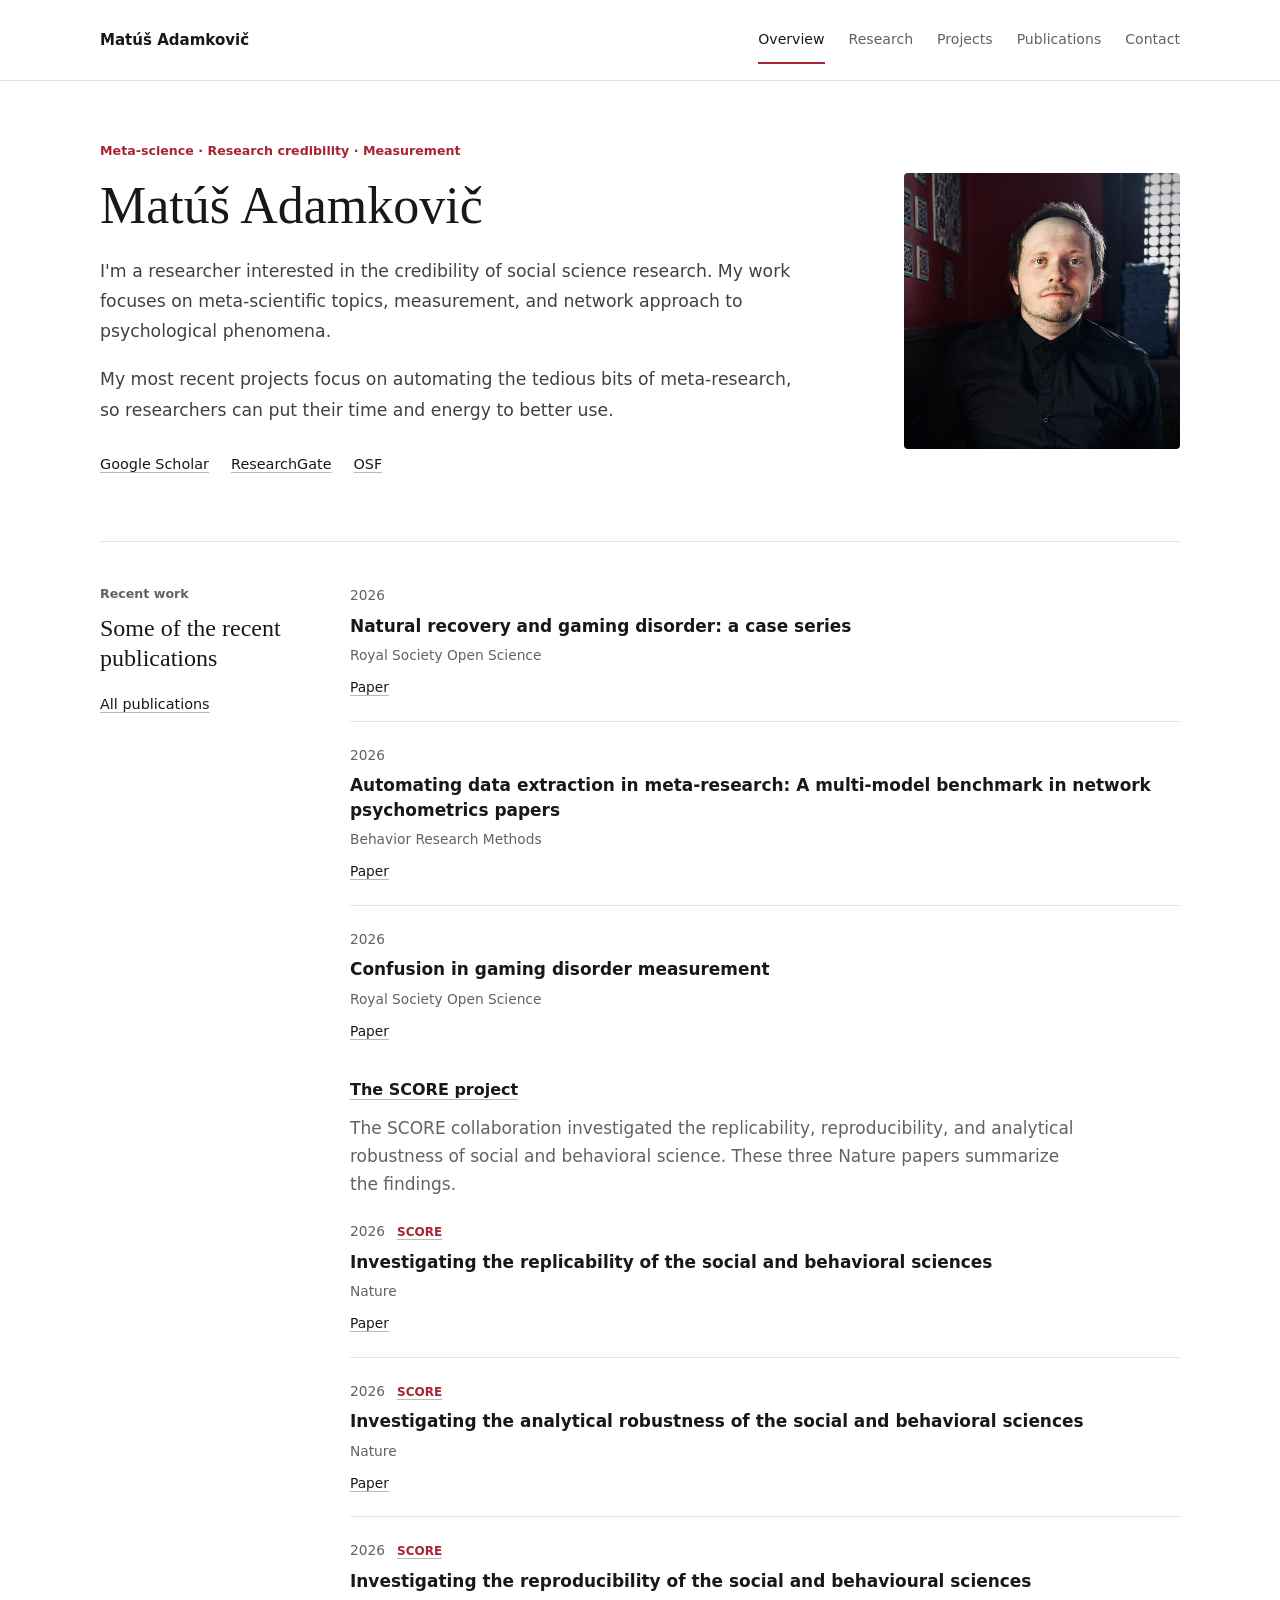
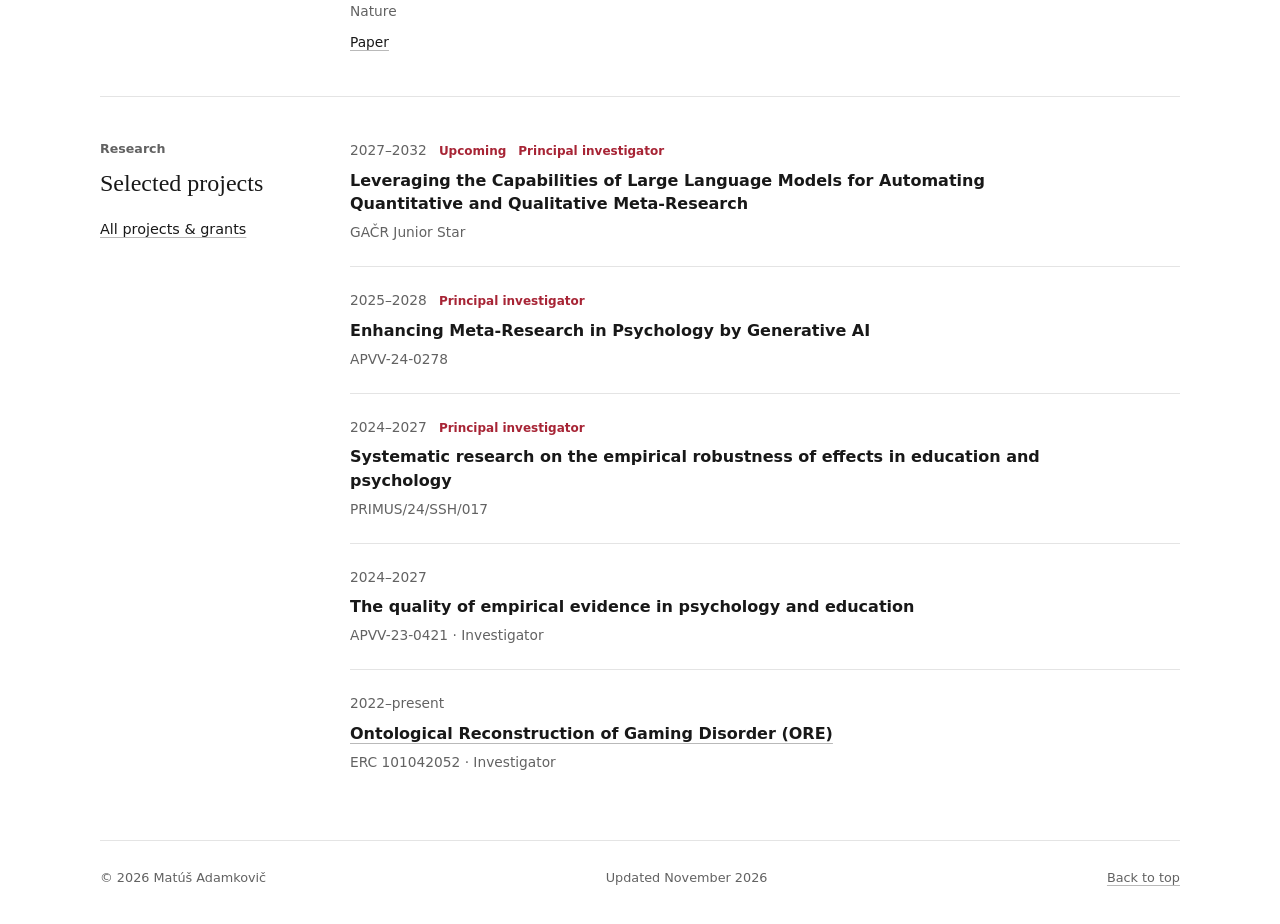
<file: index.html>
<!doctype html>
<html lang="en">
  <head>
    <meta charset="utf-8">
    <meta name="viewport" content="width=device-width, initial-scale=1">
    <meta name="description" content="Matúš Adamkovič: research credibility, meta-science, psychological measurement, and network approaches.">
    <meta name="theme-color" content="#ffffff">
    <title>Matúš Adamkovič</title>
    <link rel="icon" href="assets/profile.png">
    <link rel="stylesheet" href="styles.css?v=20261103.4">
  </head>
  <body data-page="home">
    <a class="skip-link" href="#main">Skip to content</a>
    <header class="site-header">
      <div class="header-inner">
        <a class="wordmark" href="index.html">Matúš Adamkovič</a>
        <nav class="site-nav" aria-label="Main navigation">
          <a href="index.html" aria-current="page">Overview</a>
          <a href="research.html">Research</a>
          <a href="projects.html">Projects</a>
          <a href="publications.html">Publications</a>
          <a href="contact.html">Contact</a>
        </nav>
      </div>
    </header>
    <main id="main" tabindex="-1">
      <section class="intro" aria-labelledby="intro-title">
        <div class="intro-copy">
          <p class="kicker" data-field="role">Meta-science · Research credibility · Measurement</p>
          <h1 id="intro-title" data-field="name">Matúš Adamkovič</h1>
          <p class="lead" data-field="bio">I'm a researcher interested in the credibility of social science research. My work focuses on meta-scientific topics, measurement, and network approach to psychological phenomena.</p>
          <p class="lead" data-field="interestsText">My most recent projects focus on automating the tedious bits of meta-research, so researchers can put their time and energy to better use.</p>
          <div class="actions" data-profile-links></div>
        </div>
        <figure class="portrait">
          <img src="assets/profile.png" alt="Matúš Adamkovič" width="460" height="460" fetchpriority="high">
        </figure>
      </section>
      <section class="section-grid" aria-labelledby="publications-title">
        <div class="section-heading">
          <p class="section-label">Recent work</p>
          <h2 id="publications-title">Some of the recent publications</h2>
          <p class="section-link"><a href="publications.html">All publications</a></p>
        </div>
        <div class="section-body">
          <div class="list" data-overview-publications></div>
          <h3 class="score-heading"><a data-score-project href="https://www.cos.io/score" target="_blank" rel="noopener noreferrer">The SCORE project</a></h3>
          <p class="section-intro" data-field="scoreText"></p>
          <div class="list" data-score-publications></div>
        </div>
      </section>
      <section class="section-grid" aria-labelledby="projects-title">
        <div class="section-heading">
          <p class="section-label">Research</p>
          <h2 id="projects-title">Selected projects</h2>
          <p class="section-link"><a href="projects.html">All projects &amp; grants</a></p>
        </div>
        <div class="section-body list" data-overview-projects></div>
      </section>
    </main>
    <footer class="site-footer">
      <span data-footer></span>
      <span>Updated <span data-field="updated">November 2026</span></span>
      <a href="#main">Back to top</a>
    </footer>
    <script src="content/site-content.js?v=20261104.2"></script>
    <script src="script.js?v=20261104.1"></script>
  </body>
</html>
</file>
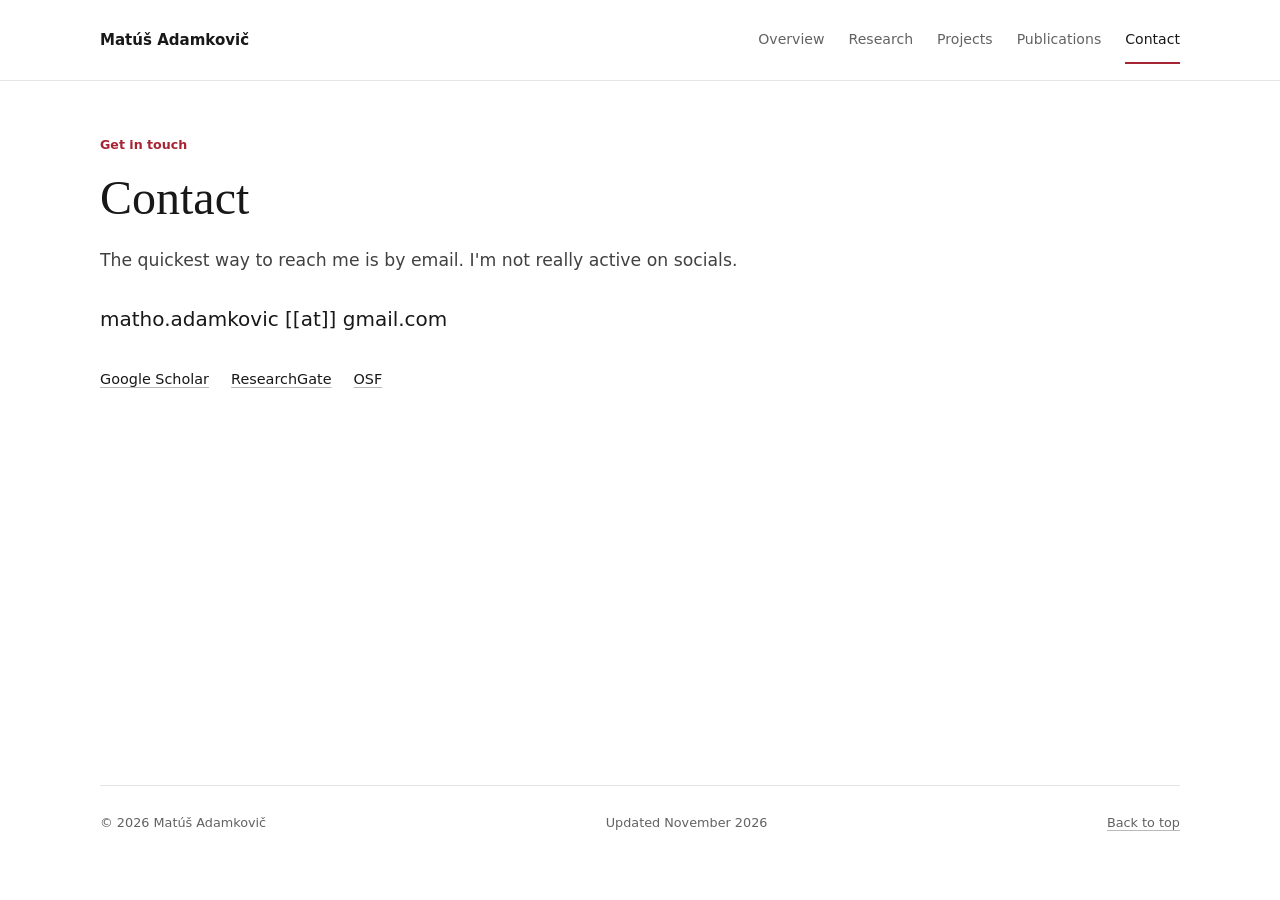
<file: contact.html>
<!doctype html>
<html lang="en">
  <head>
    <meta charset="utf-8">
    <meta name="viewport" content="width=device-width, initial-scale=1">
    <meta name="description" content="Contact Matúš Adamkovič and find his academic profiles.">
    <meta name="theme-color" content="#ffffff">
    <title>Contact · Matúš Adamkovič</title>
    <link rel="icon" href="assets/profile.png">
    <link rel="stylesheet" href="styles.css?v=20261103.4">
  </head>
  <body data-page="contact">
    <a class="skip-link" href="#main">Skip to content</a>
    <header class="site-header">
      <div class="header-inner">
        <a class="wordmark" href="index.html">Matúš Adamkovič</a>
        <nav class="site-nav" aria-label="Main navigation">
          <a href="index.html">Overview</a>
          <a href="research.html">Research</a>
          <a href="projects.html">Projects</a>
          <a href="publications.html">Publications</a>
          <a href="contact.html" aria-current="page">Contact</a>
        </nav>
      </div>
    </header>
    <main id="main" tabindex="-1">
      <section class="page-hero" aria-labelledby="page-title">
        <p class="kicker">Get in touch</p>
        <h1 id="page-title">Contact</h1>
        <p class="lead">The quickest way to reach me is by email. I'm not really active on socials.</p>
        <div class="contact-links" data-contact></div>
        <div class="actions" data-profile-links></div>
      </section>
    </main>
    <footer class="site-footer">
      <span data-footer></span>
      <span>Updated <span data-field="updated">November 2026</span></span>
      <a href="#main">Back to top</a>
    </footer>
    <script src="content/site-content.js?v=20261104.2"></script>
    <script src="script.js?v=20261104.1"></script>
  </body>
</html>
</file>
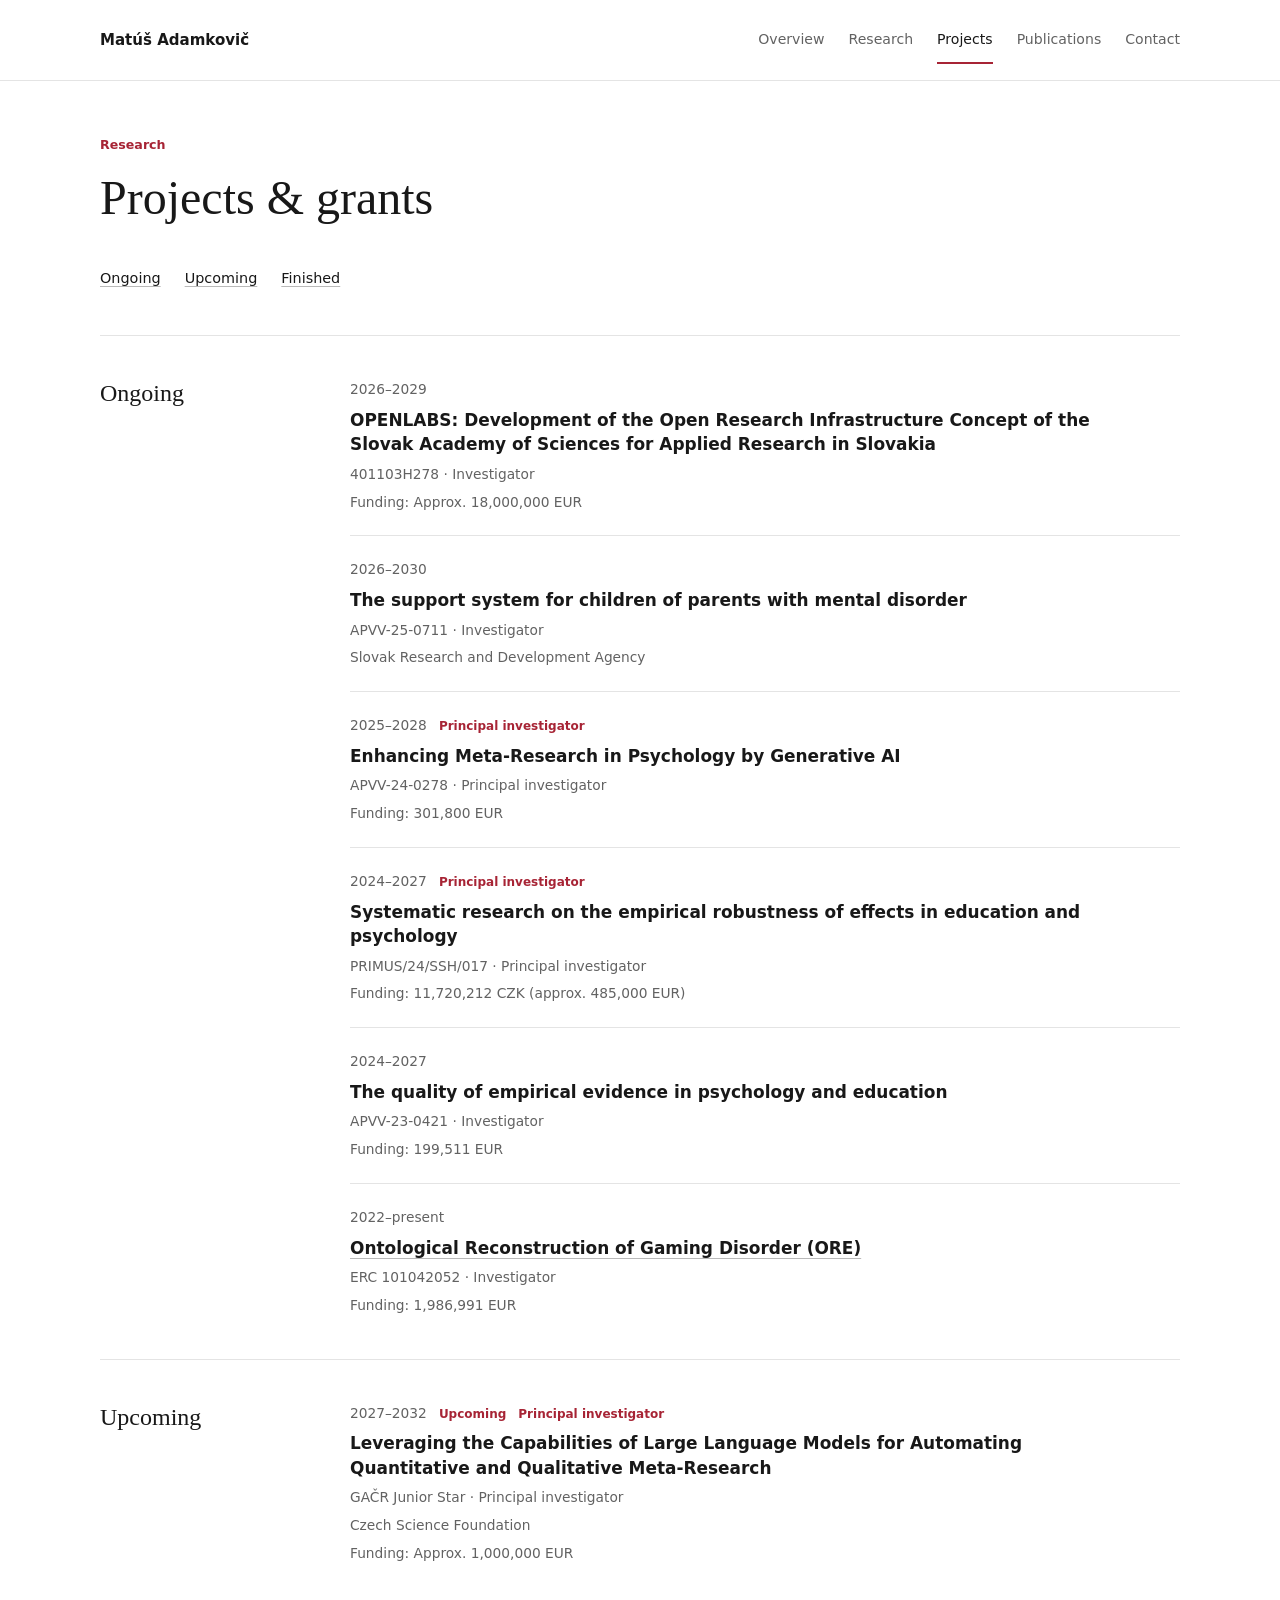
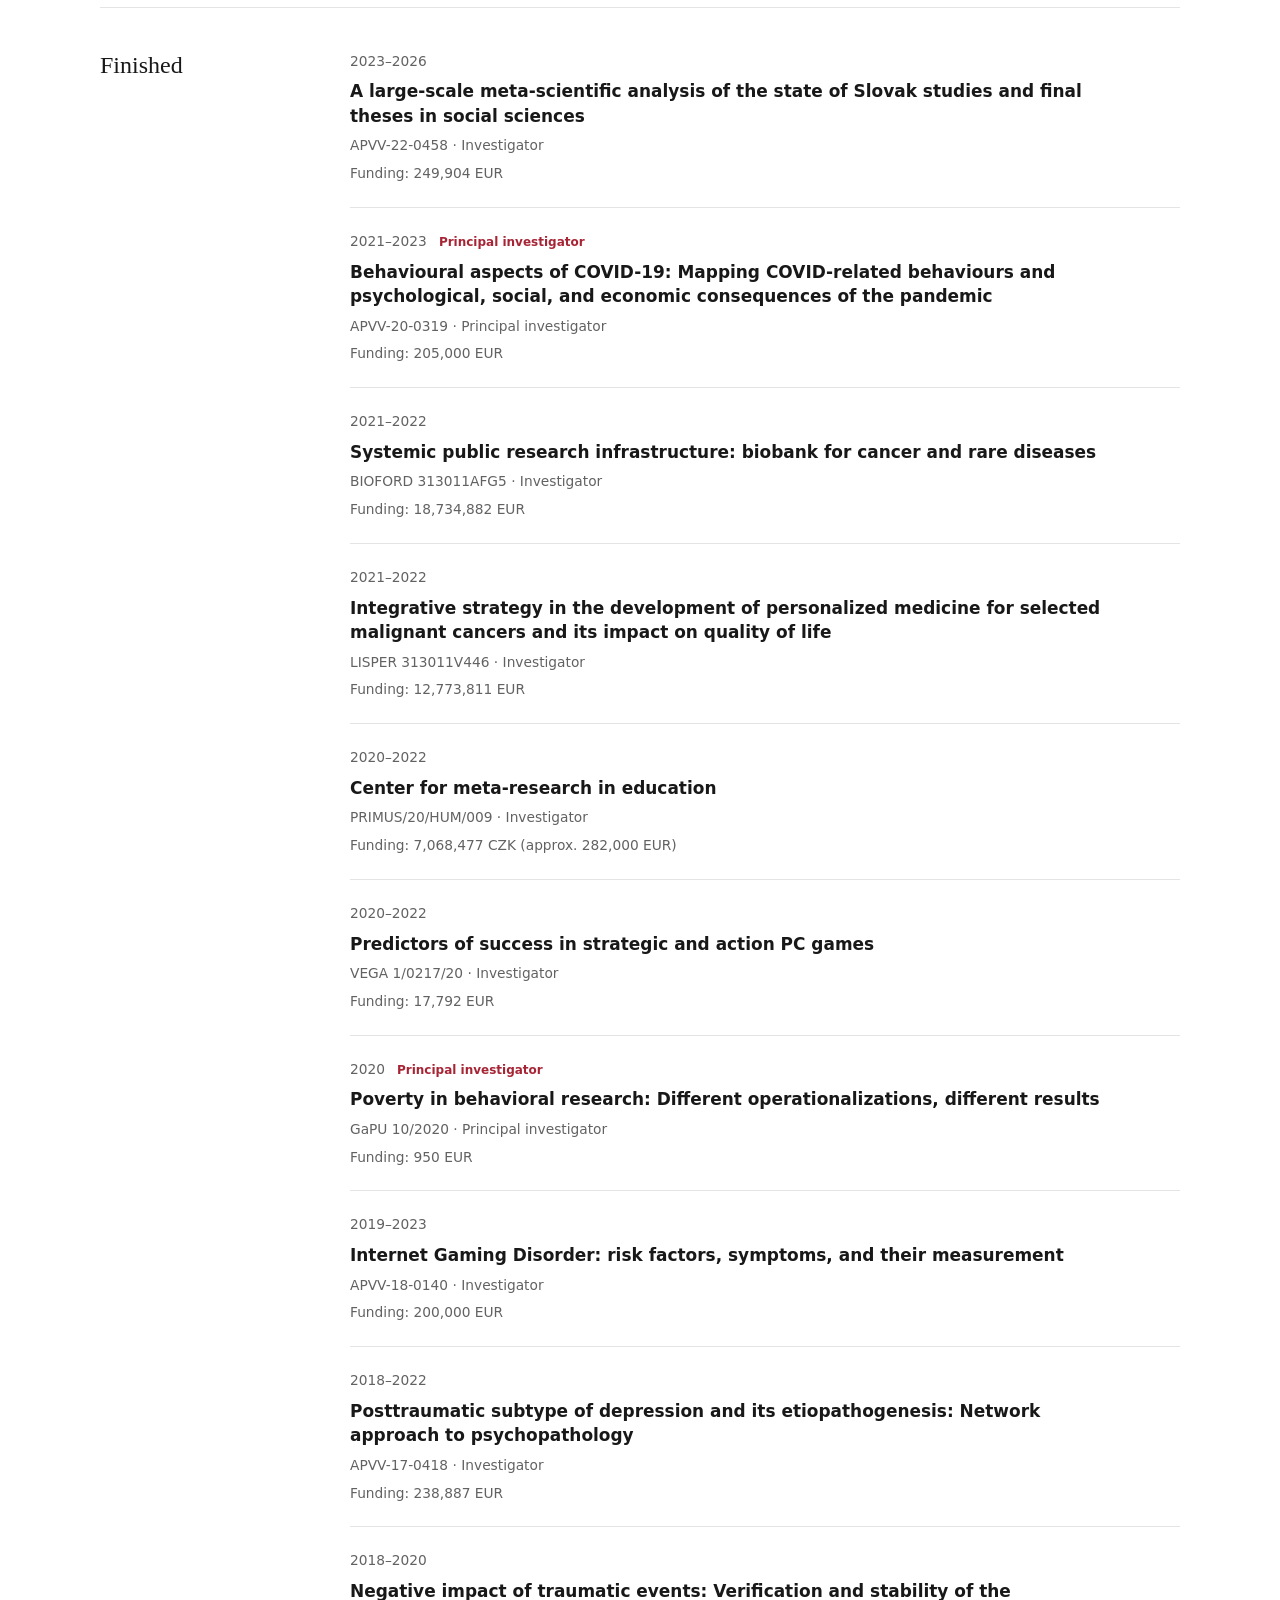
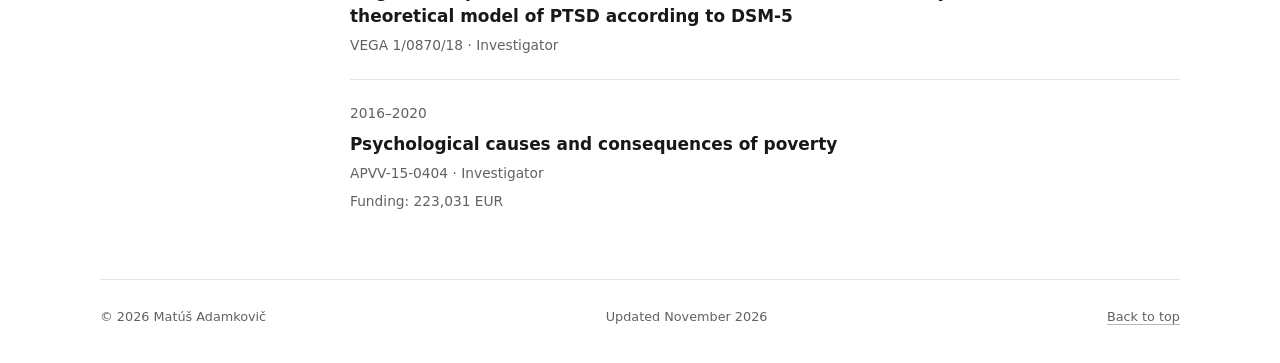
<file: projects.html>
<!doctype html>
<html lang="en">
  <head>
    <meta charset="utf-8">
    <meta name="viewport" content="width=device-width, initial-scale=1">
    <meta name="description" content="Ongoing, upcoming, and completed research projects and grants of Matúš Adamkovič.">
    <meta name="theme-color" content="#ffffff">
    <title>Projects · Matúš Adamkovič</title>
    <link rel="icon" href="assets/profile.png">
    <link rel="stylesheet" href="styles.css?v=20261103.4">
  </head>
  <body data-page="projects">
    <a class="skip-link" href="#main">Skip to content</a>
    <header class="site-header">
      <div class="header-inner">
        <a class="wordmark" href="index.html">Matúš Adamkovič</a>
        <nav class="site-nav" aria-label="Main navigation">
          <a href="index.html">Overview</a>
          <a href="research.html">Research</a>
          <a href="projects.html" aria-current="page">Projects</a>
          <a href="publications.html">Publications</a>
          <a href="contact.html">Contact</a>
        </nav>
      </div>
    </header>
    <main id="main" tabindex="-1">
      <section class="page-hero" aria-labelledby="page-title">
        <p class="kicker">Research</p>
        <h1 id="page-title">Projects &amp; grants</h1>
        <nav class="jump-links" aria-label="Project sections">
          <a href="#ongoing">Ongoing</a><a href="#upcoming">Upcoming</a><a href="#finished">Finished</a>
        </nav>
      </section>
      <section class="section-grid" id="ongoing" data-project-section="ongoing" aria-labelledby="ongoing-title">
        <div class="section-heading"><h2 id="ongoing-title">Ongoing</h2></div>
        <div class="section-body list" data-ongoing-projects></div>
      </section>
      <section class="section-grid" id="upcoming" data-project-section="upcoming" aria-labelledby="upcoming-title">
        <div class="section-heading"><h2 id="upcoming-title">Upcoming</h2></div>
        <div class="section-body list" data-upcoming-projects></div>
      </section>
      <section class="section-grid" id="finished" data-project-section="finished" aria-labelledby="finished-title">
        <div class="section-heading"><h2 id="finished-title">Finished</h2></div>
        <div class="section-body list" data-finished-projects></div>
      </section>
    </main>
    <footer class="site-footer">
      <span data-footer></span>
      <span>Updated <span data-field="updated">November 2026</span></span>
      <a href="#main">Back to top</a>
    </footer>
    <script src="content/site-content.js?v=20261104.2"></script>
    <script src="script.js?v=20261104.1"></script>
  </body>
</html>
</file>
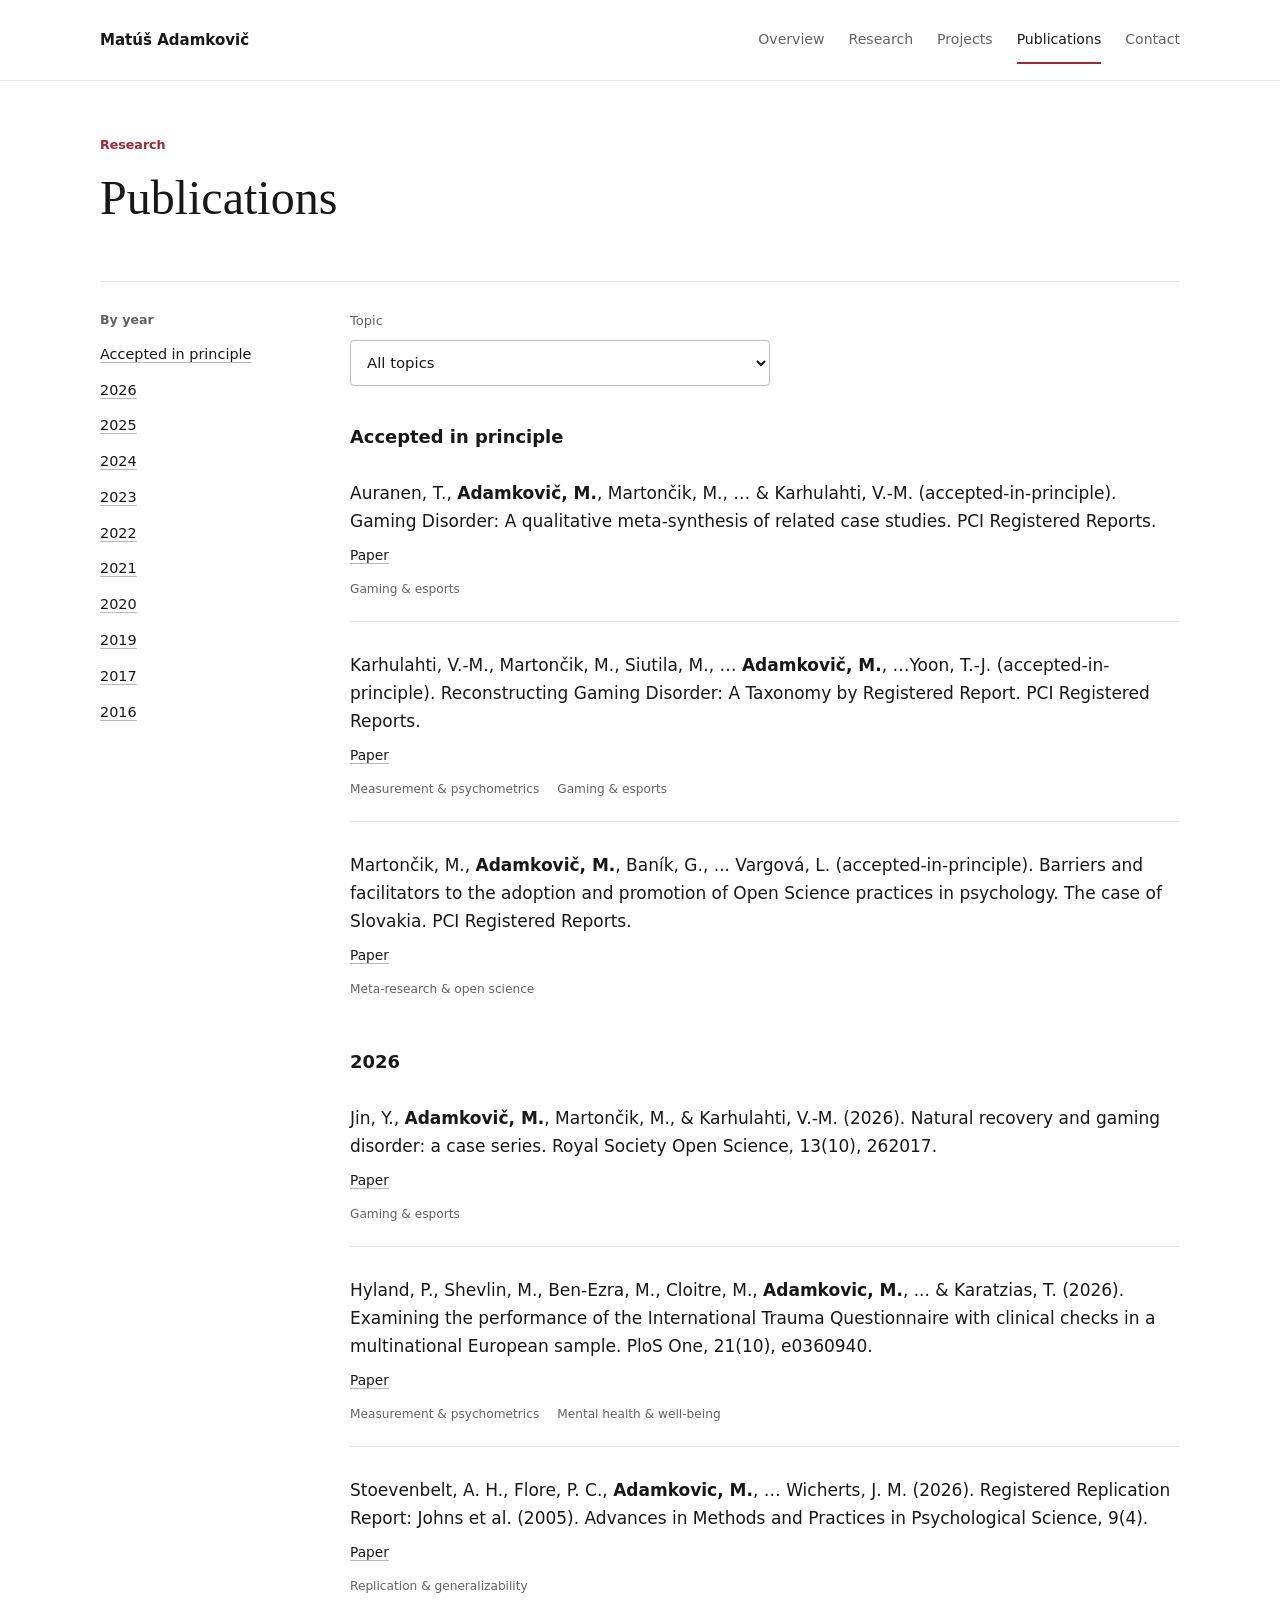
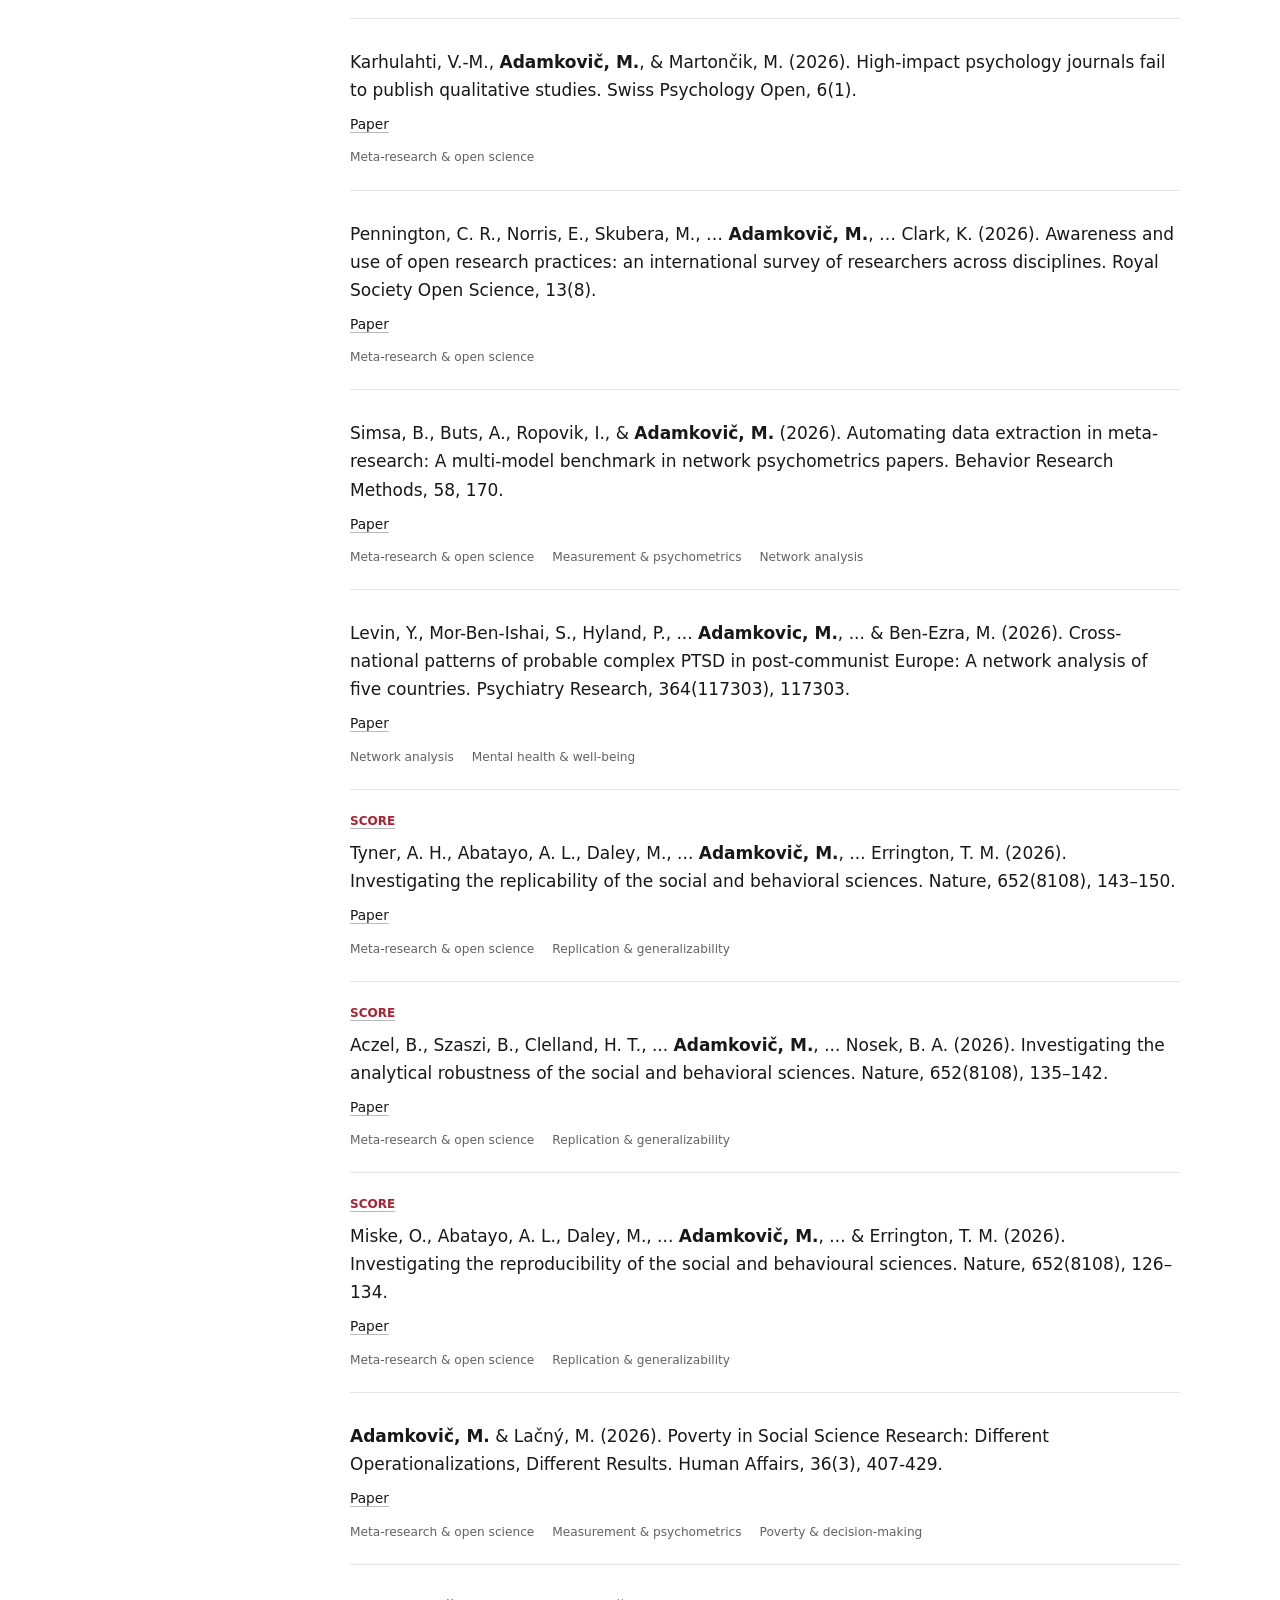
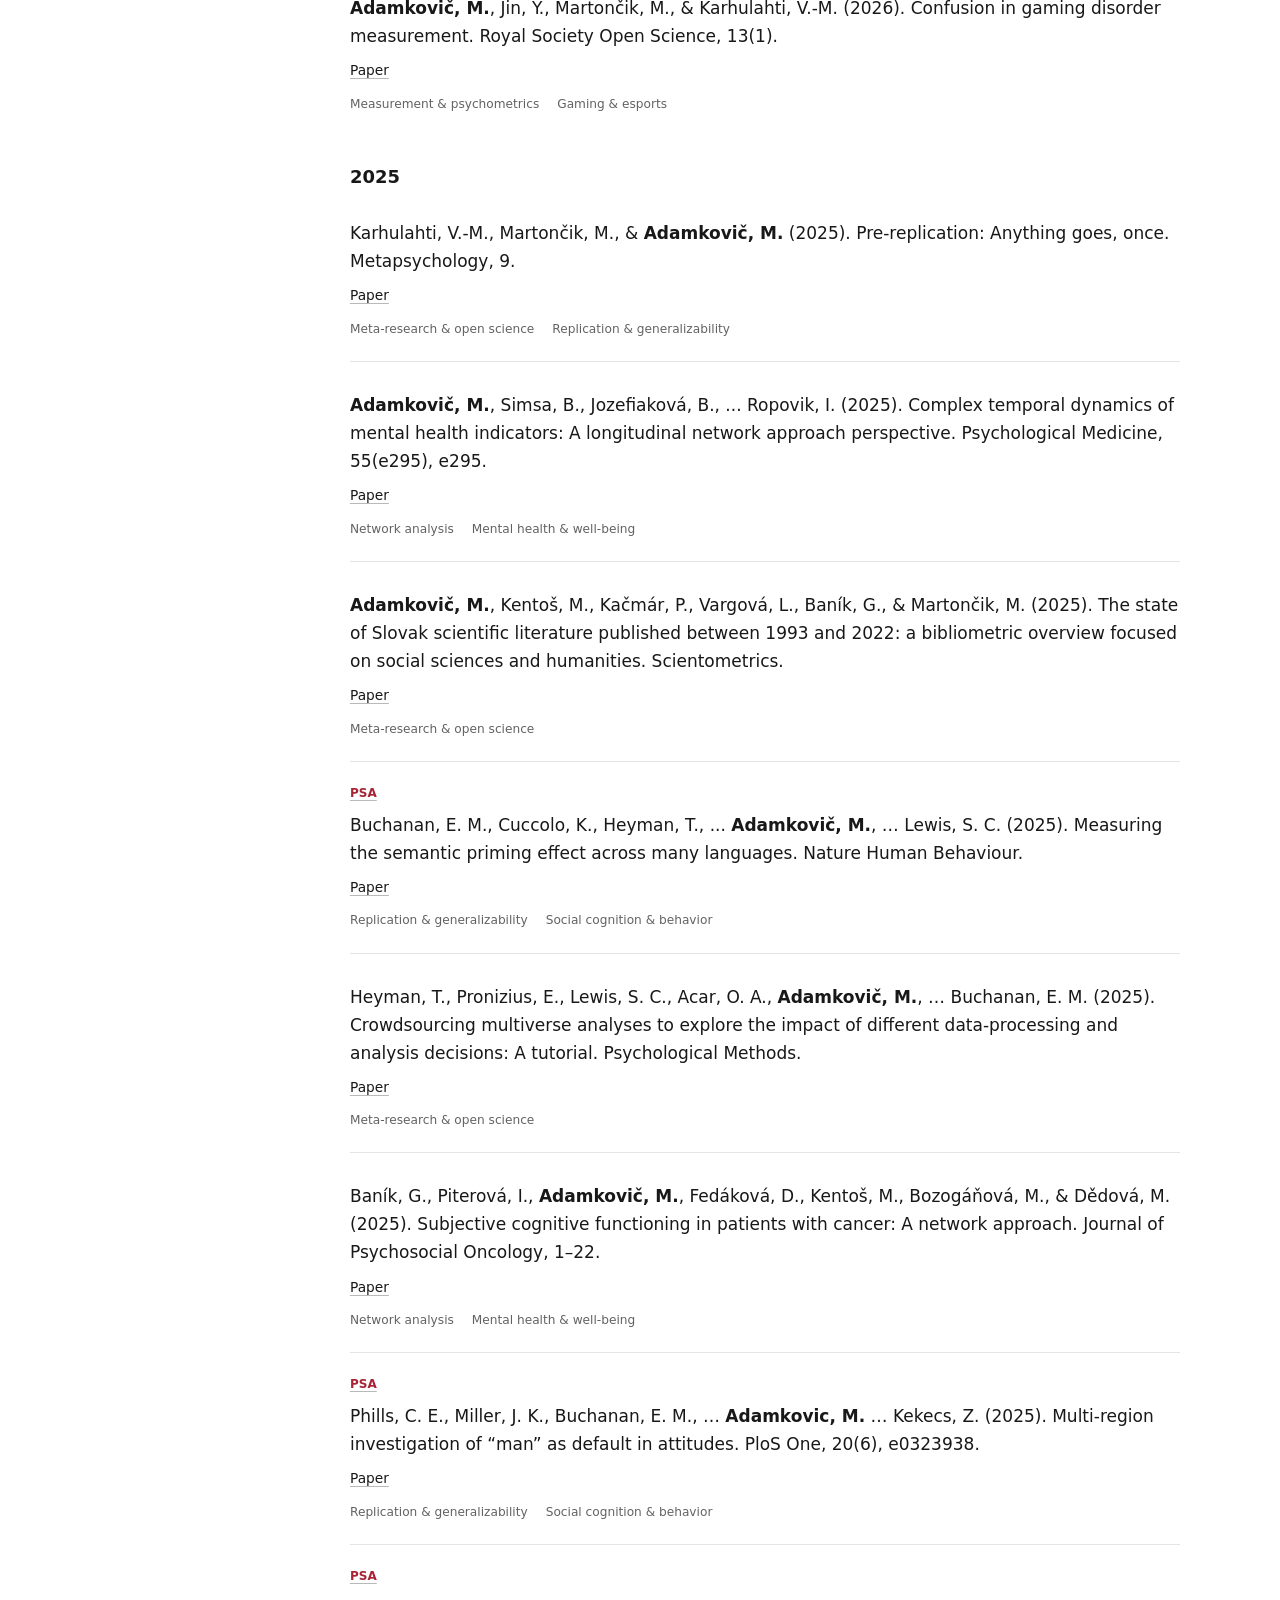
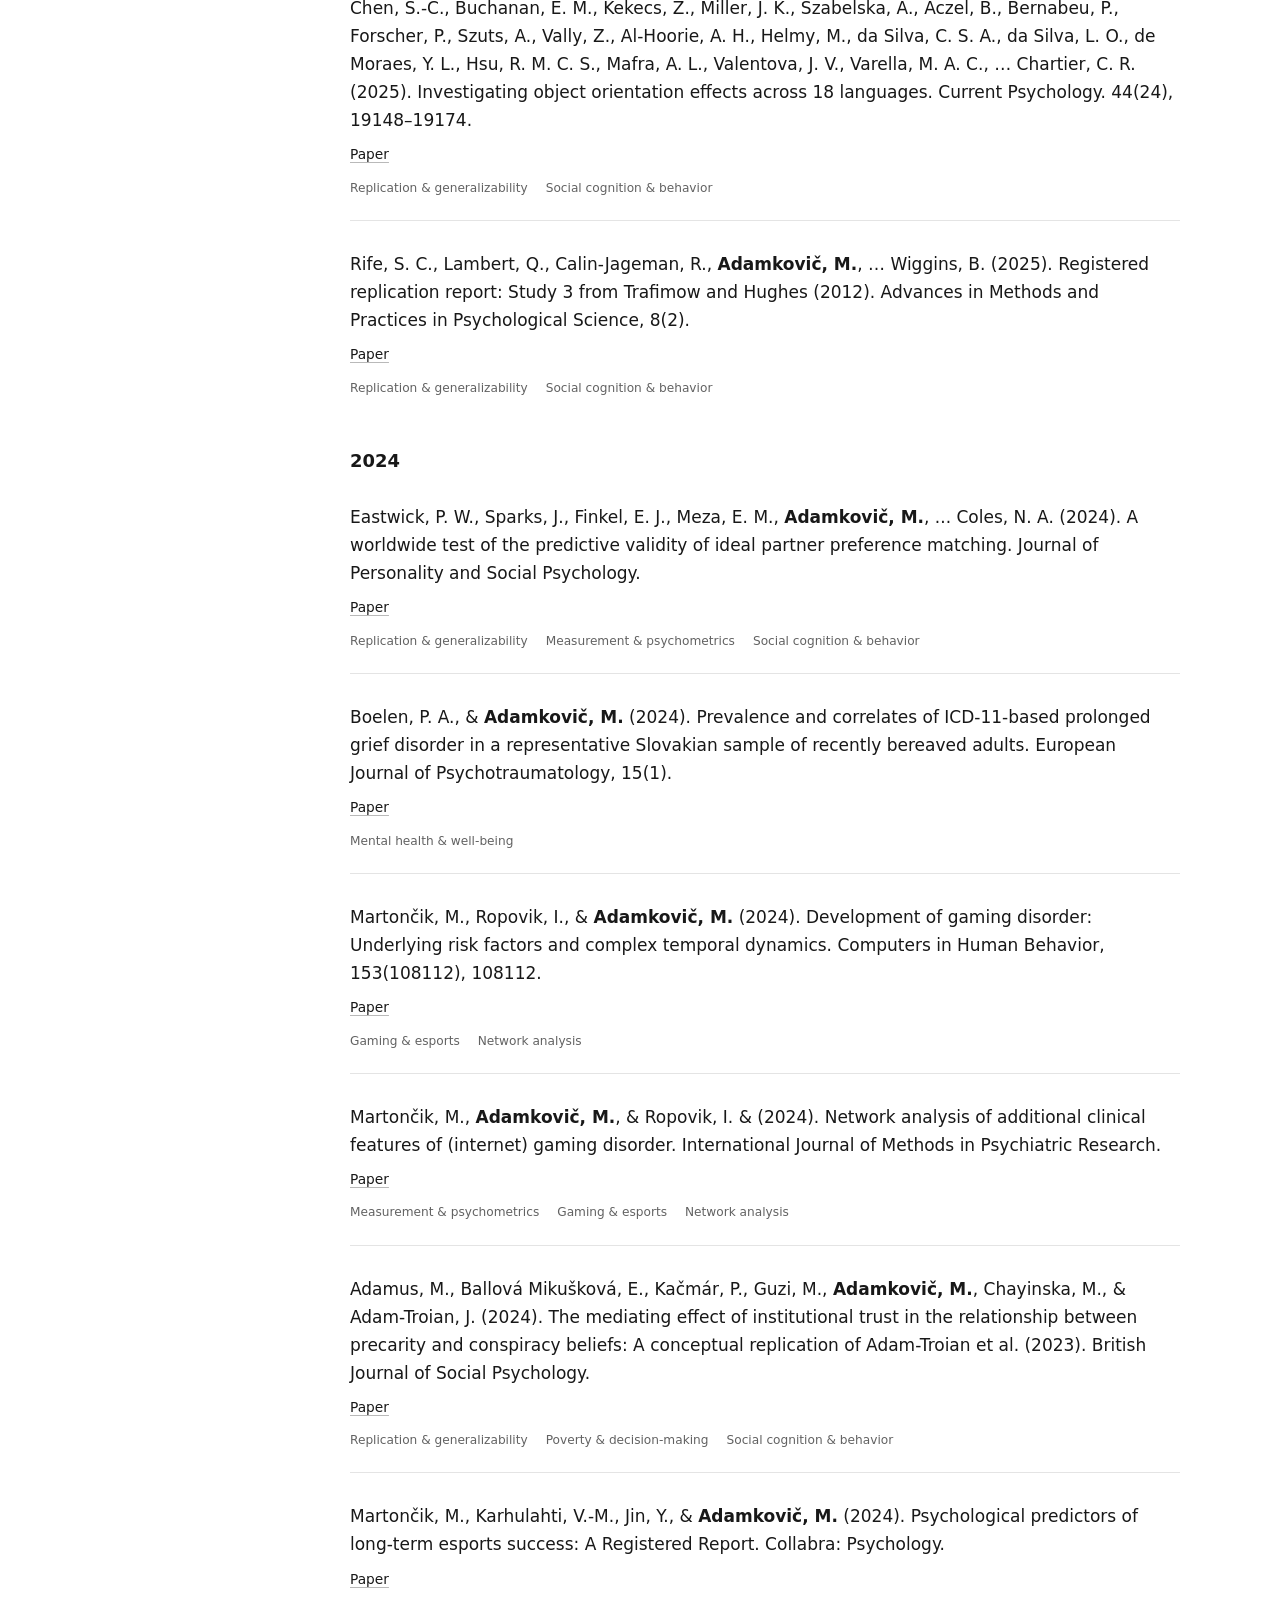
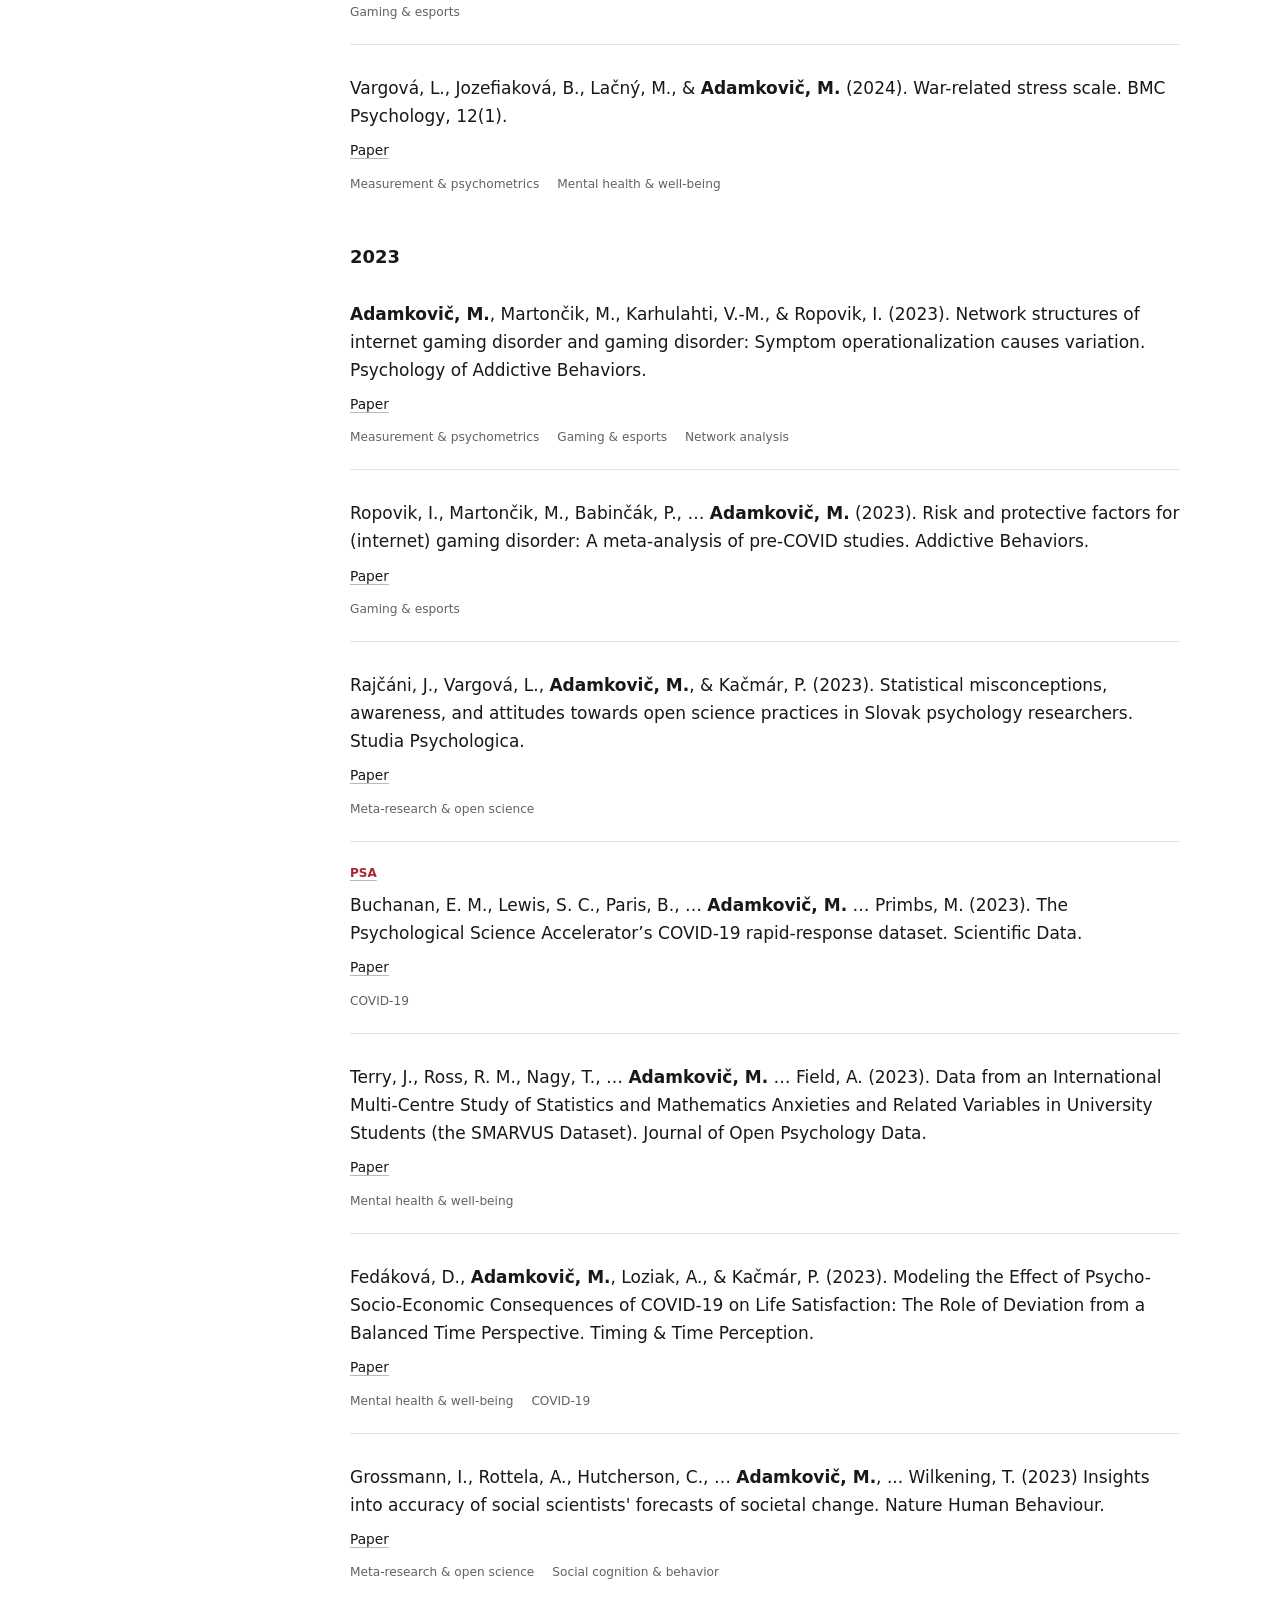
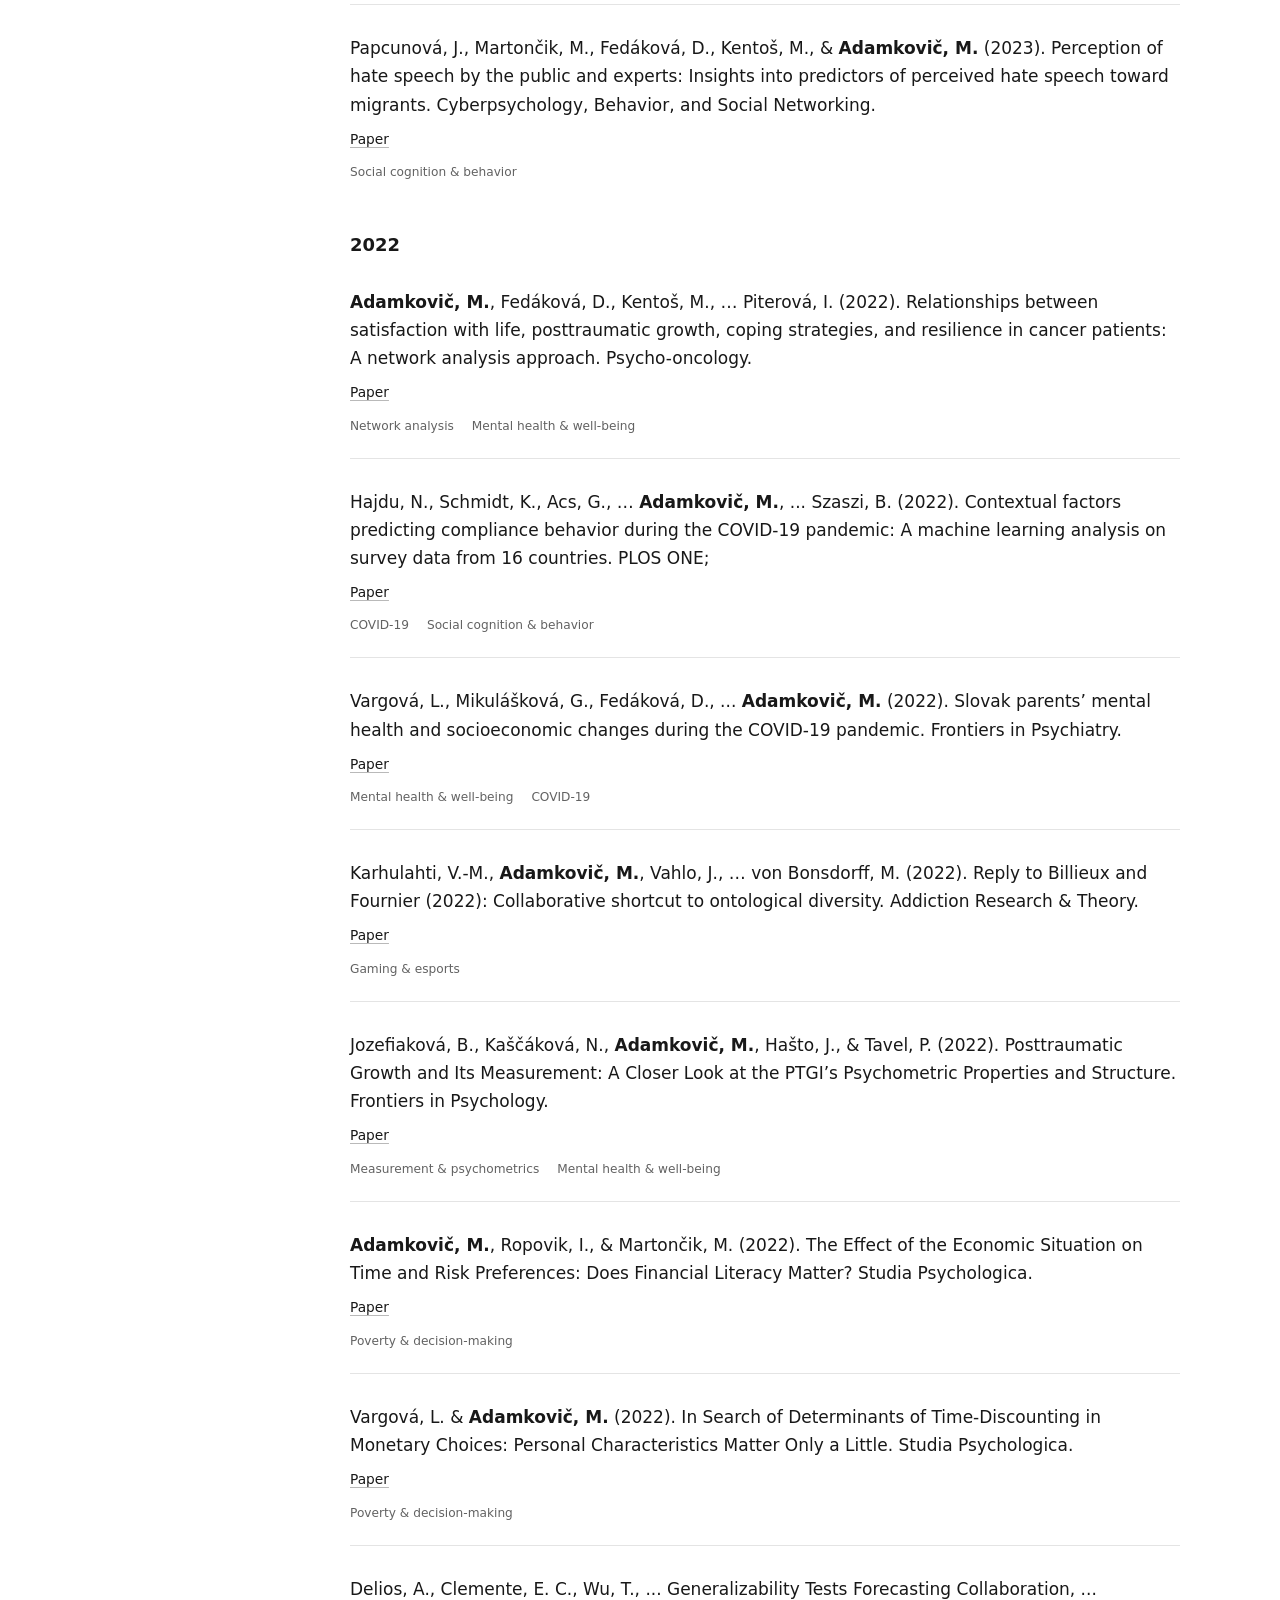
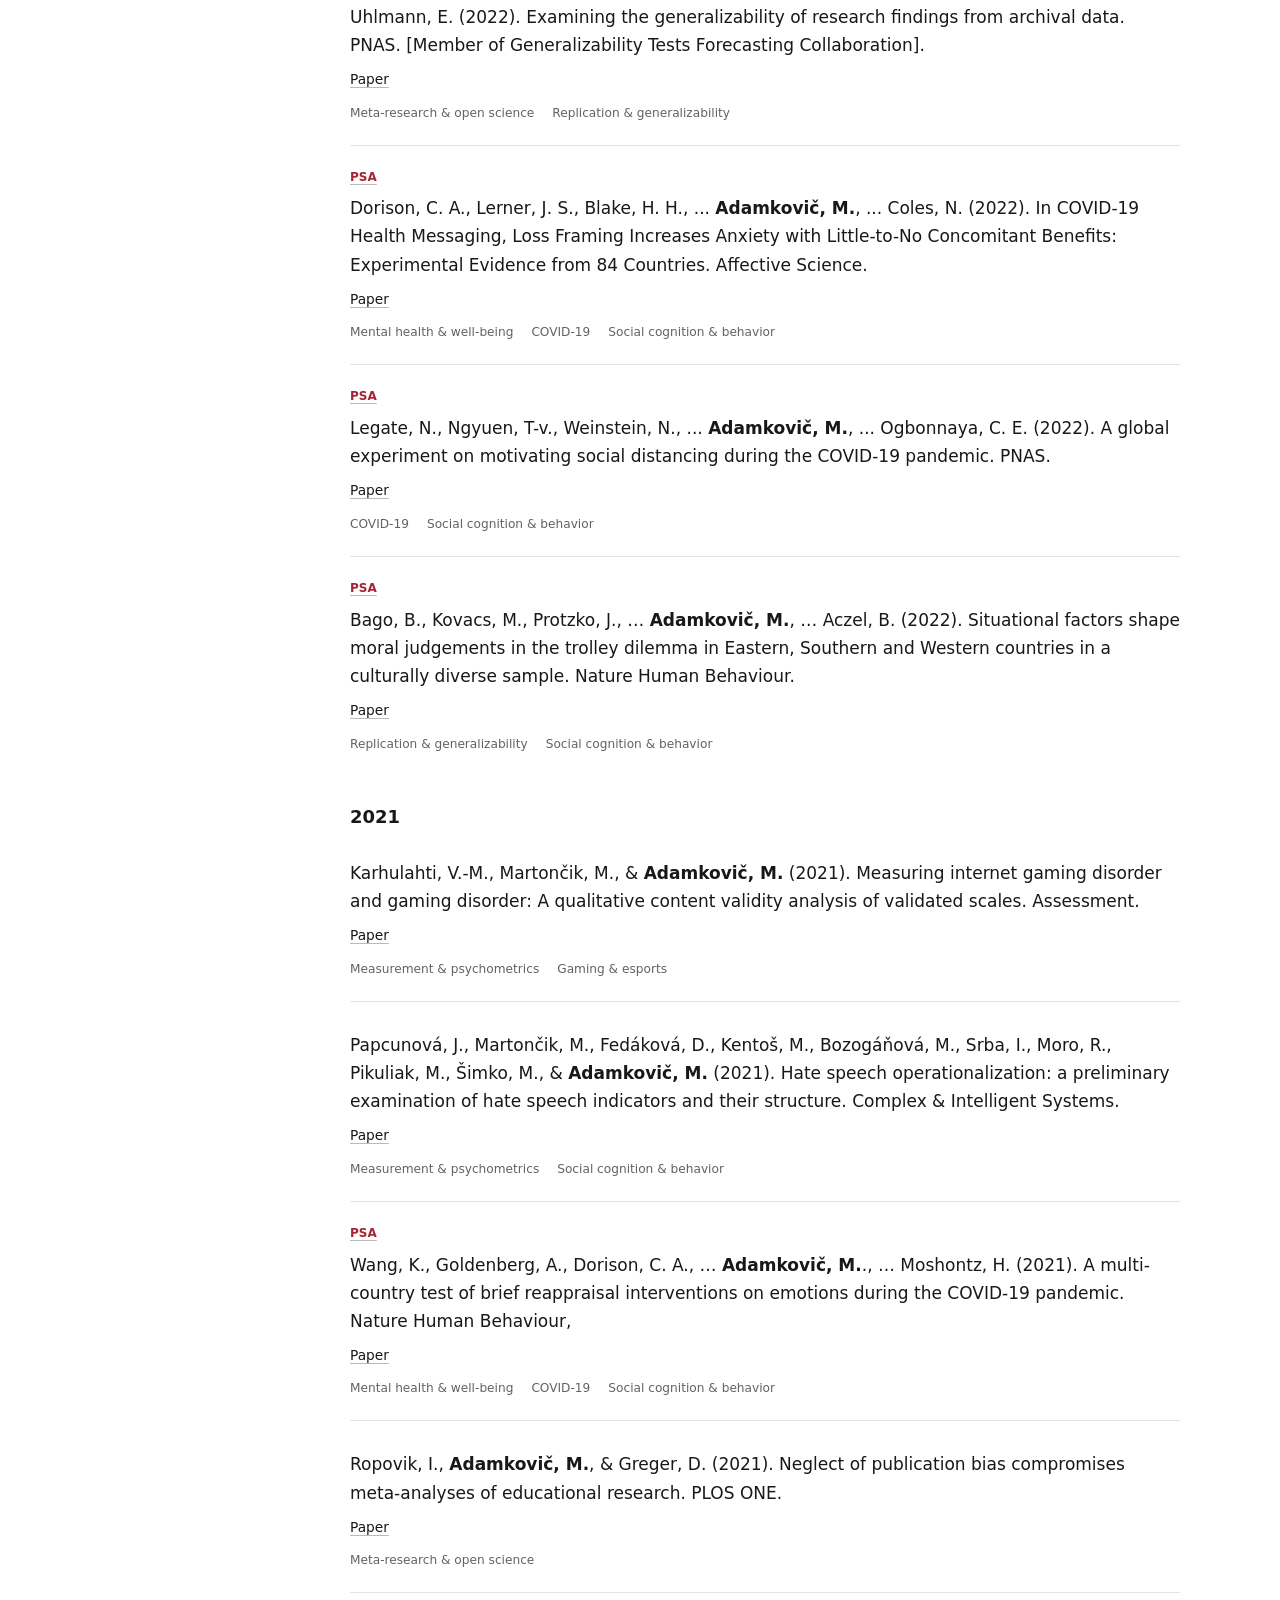
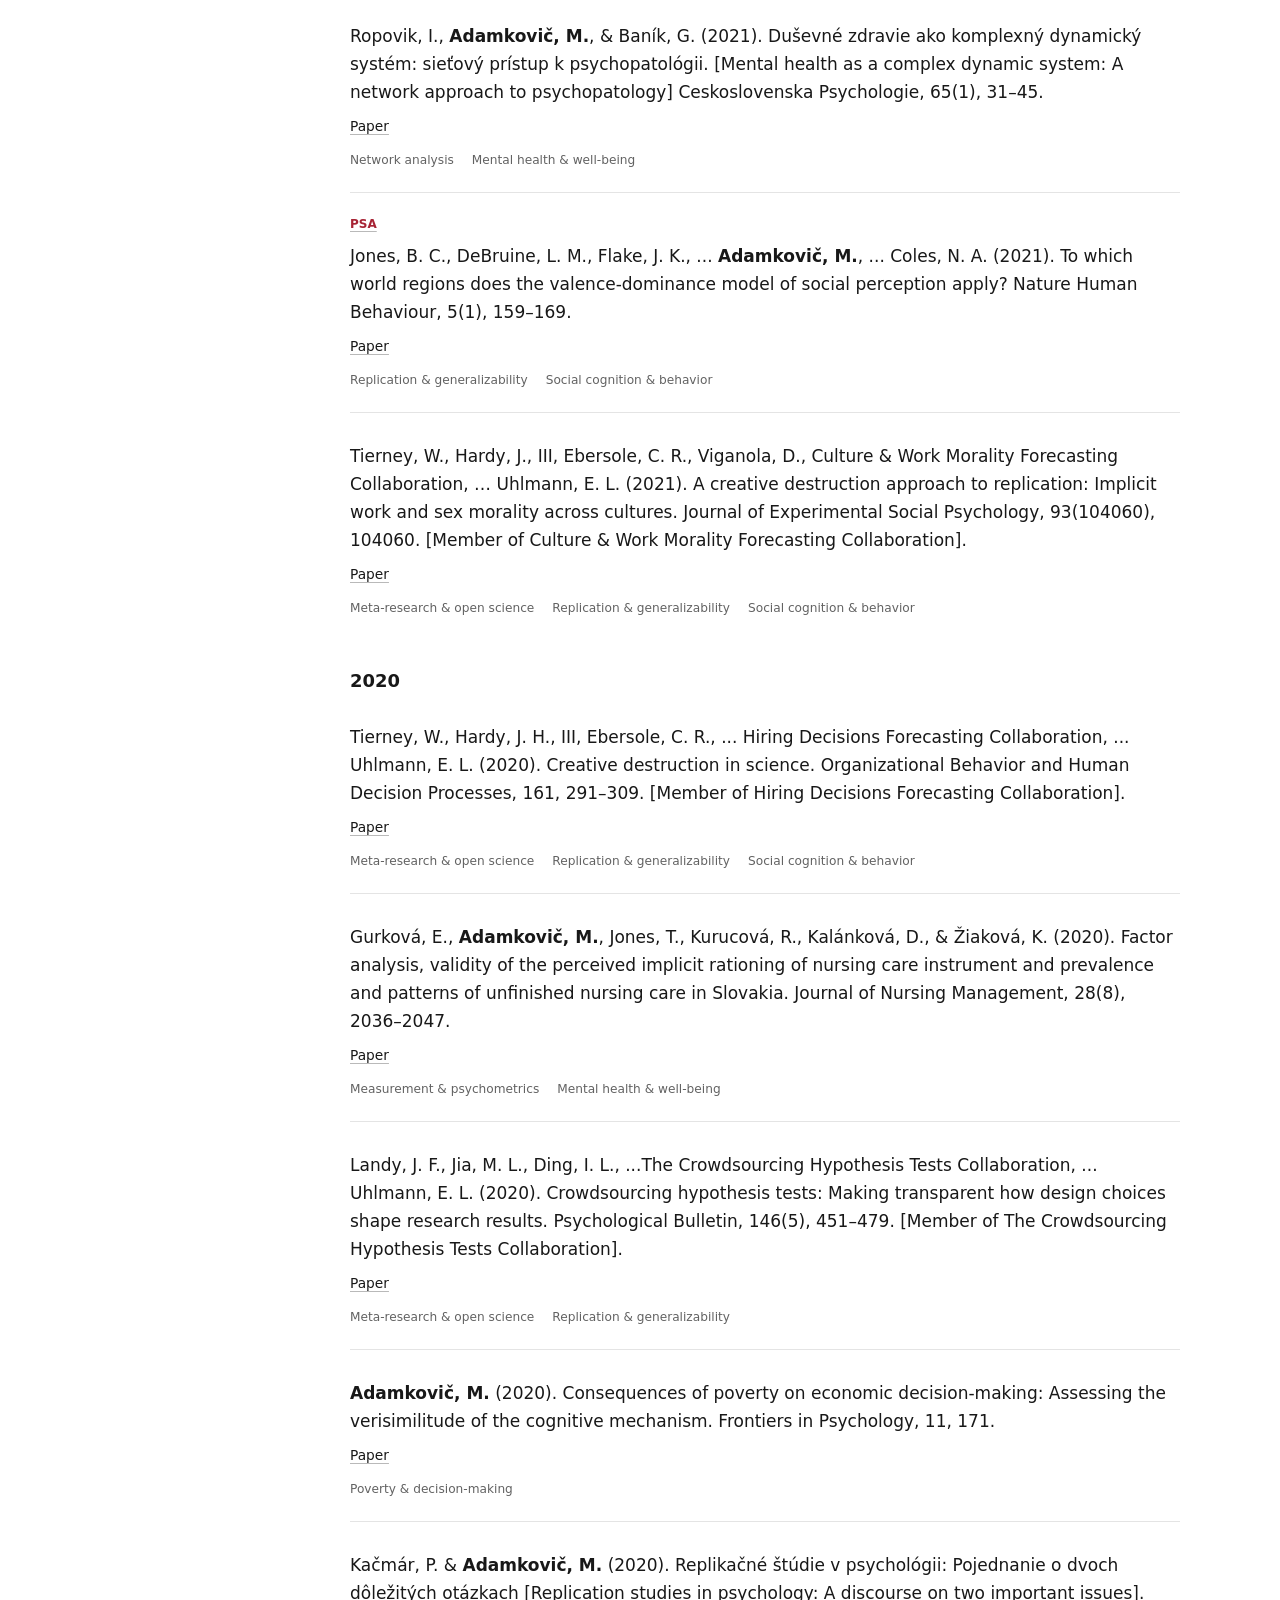
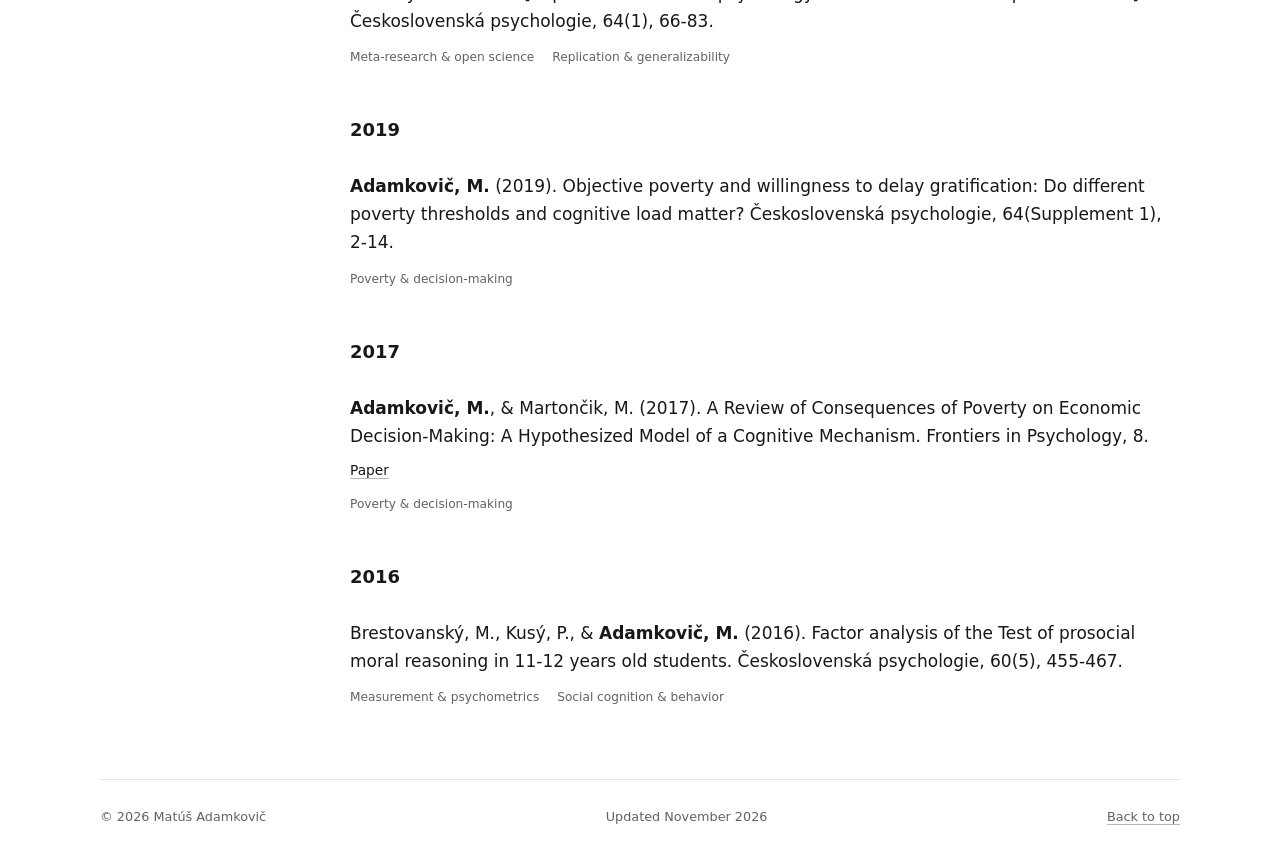
<file: publications.html>
<!doctype html>
<html lang="en">
  <head>
    <meta charset="utf-8">
    <meta name="viewport" content="width=device-width, initial-scale=1">
    <meta name="description" content="Journal publications by Matúš Adamkovič, with paper and research-material links.">
    <meta name="theme-color" content="#ffffff">
    <title>Publications · Matúš Adamkovič</title>
    <link rel="icon" href="assets/profile.png">
    <link rel="stylesheet" href="styles.css?v=20261103.4">
  </head>
  <body data-page="publications">
    <a class="skip-link" href="#main">Skip to content</a>
    <header class="site-header">
      <div class="header-inner">
        <a class="wordmark" href="index.html">Matúš Adamkovič</a>
        <nav class="site-nav" aria-label="Main navigation">
          <a href="index.html">Overview</a>
          <a href="research.html">Research</a>
          <a href="projects.html">Projects</a>
          <a href="publications.html" aria-current="page">Publications</a>
          <a href="contact.html">Contact</a>
        </nav>
      </div>
    </header>
    <main id="main" tabindex="-1">
      <section class="page-hero" aria-labelledby="page-title">
        <p class="kicker">Research</p>
        <h1 id="page-title">Publications</h1>
      </section>
      <div class="publication-layout">
        <aside class="publication-sidebar" aria-label="Browse publications">
          <p class="section-label">By year</p>
          <nav class="publication-toc" aria-label="Publication years" data-publication-toc></nav>
        </aside>
        <div class="section-body">
          <div class="publication-tools">
            <div class="field"><label for="publication-topic">Topic</label><select id="publication-topic" data-publication-topic><option value="">All topics</option></select></div>
          </div>
          <p class="sr-only" data-topic-status role="status" aria-live="polite"></p>
          <div data-all-publications></div>
          <p class="empty-state" data-no-results hidden>No publications in this topic.</p>
        </div>
      </div>
    </main>
    <footer class="site-footer">
      <span data-footer></span>
      <span>Updated <span data-field="updated">November 2026</span></span>
      <a href="#main">Back to top</a>
    </footer>
    <script src="content/site-content.js?v=20261104.2"></script>
    <script src="script.js?v=20261104.1"></script>
  </body>
</html>
</file>
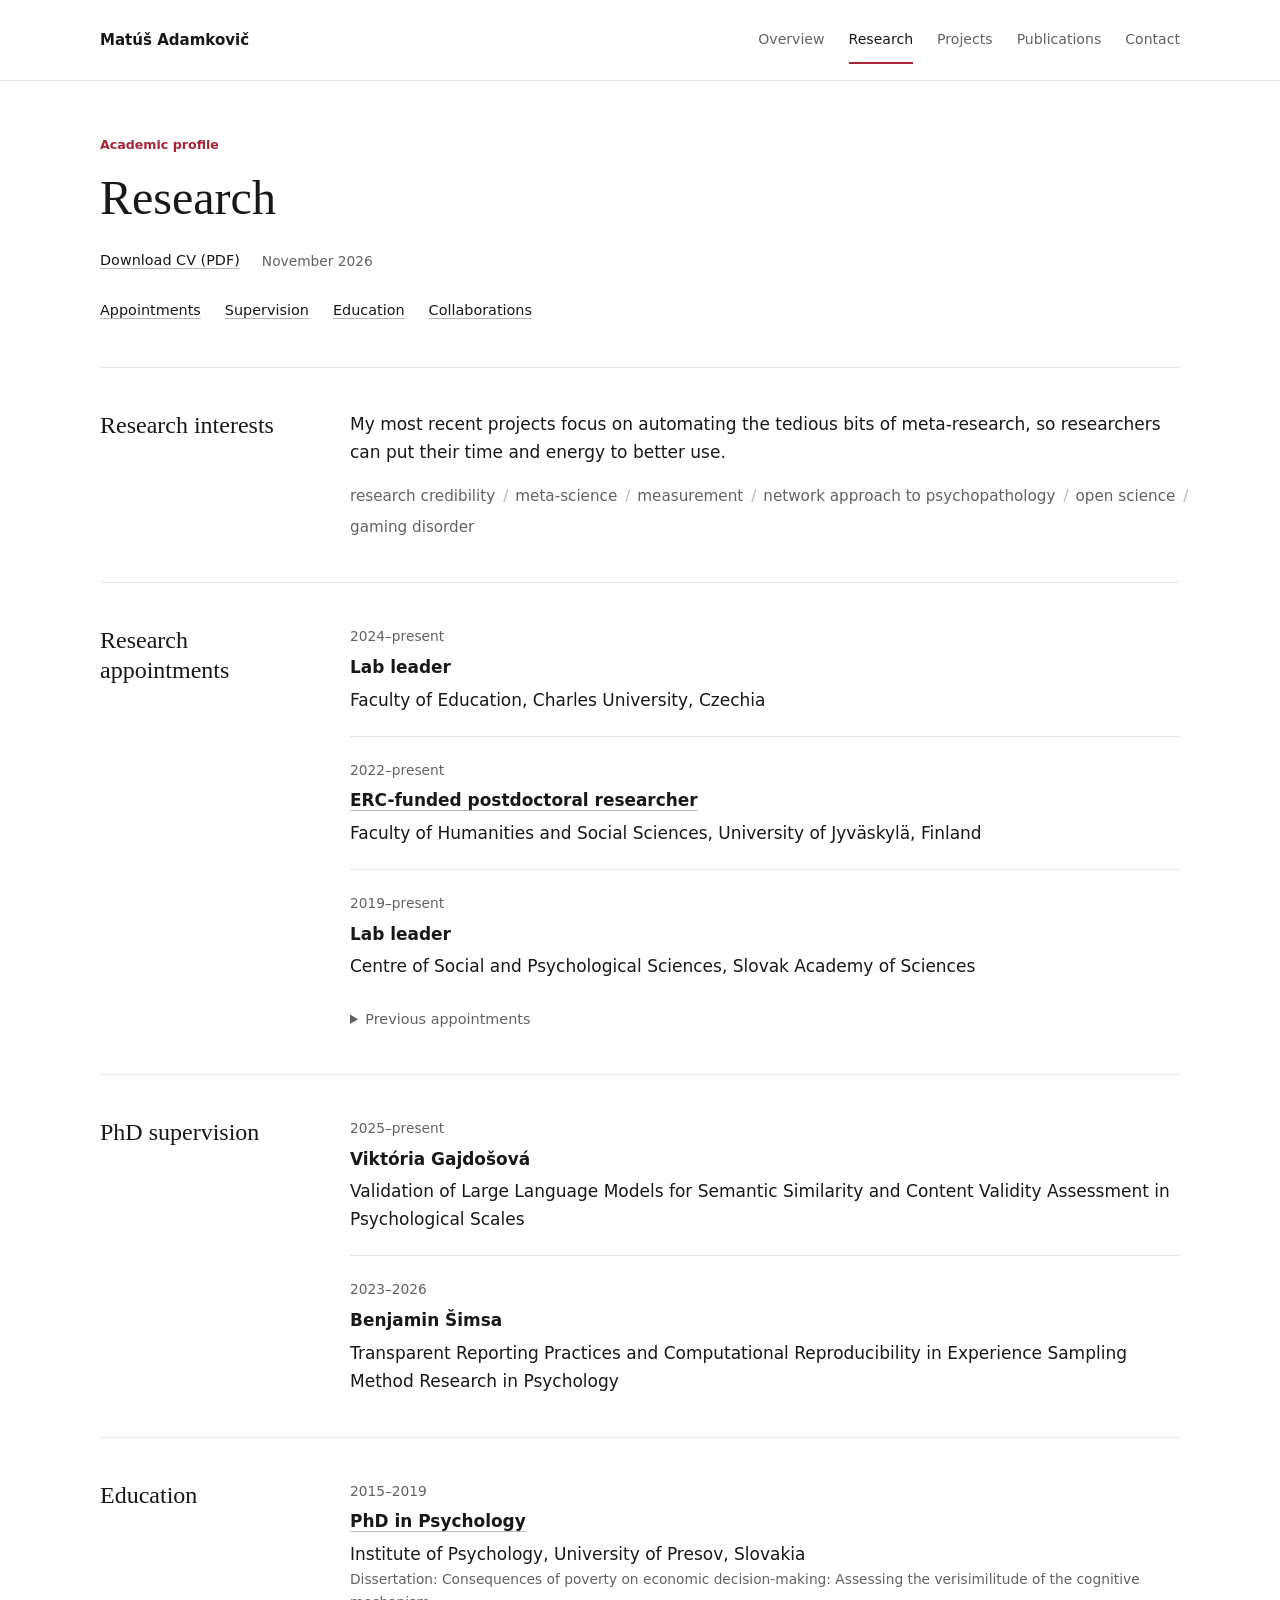
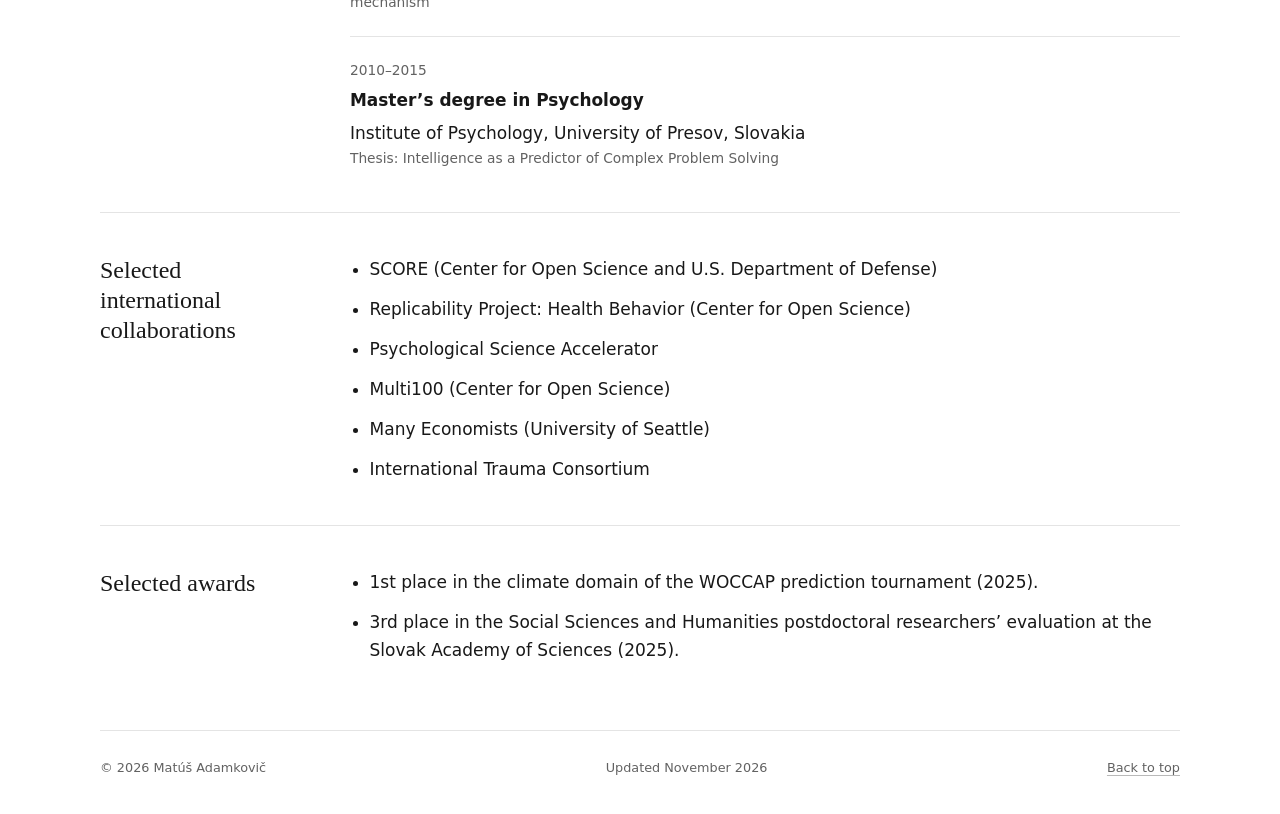
<file: research.html>
<!doctype html>
<html lang="en">
  <head>
    <meta charset="utf-8">
    <meta name="viewport" content="width=device-width, initial-scale=1">
    <meta name="description" content="Research appointments, supervision, and academic CV of Matúš Adamkovič.">
    <meta name="theme-color" content="#ffffff">
    <title>Research · Matúš Adamkovič</title>
    <link rel="icon" href="assets/profile.png">
    <link rel="stylesheet" href="styles.css?v=20261103.4">
  </head>
  <body data-page="research">
    <a class="skip-link" href="#main">Skip to content</a>
    <header class="site-header">
      <div class="header-inner">
        <a class="wordmark" href="index.html">Matúš Adamkovič</a>
        <nav class="site-nav" aria-label="Main navigation">
          <a href="index.html">Overview</a>
          <a href="research.html" aria-current="page">Research</a>
          <a href="projects.html">Projects</a>
          <a href="publications.html">Publications</a>
          <a href="contact.html">Contact</a>
        </nav>
      </div>
    </header>
    <main id="main" tabindex="-1">
      <section class="page-hero" aria-labelledby="page-title">
        <p class="kicker">Academic profile</p>
        <h1 id="page-title">Research</h1>
        <div class="actions"><a data-cv-download href="assets/adamkovic_academic_cv.pdf" download="Adamkovic_academic_CV.pdf">Download CV (PDF)</a><span class="date" data-field="updated"></span></div>
        <nav class="jump-links" aria-label="Academic profile sections">
          <a href="#appointments">Appointments</a><a href="#supervision">Supervision</a><a href="#education">Education</a><a href="#collaborations">Collaborations</a>
        </nav>
      </section>
      <section class="section-grid" aria-labelledby="interests-title">
        <div class="section-heading"><h2 id="interests-title">Research interests</h2></div>
        <div class="section-body">
          <p data-field="interestsText"></p>
          <ul class="tag-list" data-research-areas></ul>
        </div>
      </section>
      <section class="section-grid" id="appointments" aria-labelledby="appointments-title">
        <div class="section-heading"><h2 id="appointments-title">Research appointments</h2></div>
        <div class="section-body">
          <div class="timeline" data-research-appointments></div>
          <details><summary>Previous appointments</summary><div class="timeline" data-previous-appointments></div></details>
        </div>
      </section>
      <section class="section-grid" id="supervision" aria-labelledby="supervision-title">
        <div class="section-heading"><h2 id="supervision-title">PhD supervision</h2></div>
        <div class="section-body timeline" data-supervision></div>
      </section>
      <section class="section-grid" id="education" aria-labelledby="education-title">
        <div class="section-heading"><h2 id="education-title">Education</h2></div>
        <div class="section-body timeline" data-education></div>
      </section>
      <section class="section-grid" id="collaborations" aria-labelledby="collaborations-title">
        <div class="section-heading"><h2 id="collaborations-title">Selected international collaborations</h2></div>
        <ul class="section-body plain-list" data-collaborations></ul>
      </section>
      <section class="section-grid" aria-labelledby="awards-title">
        <div class="section-heading"><h2 id="awards-title">Selected awards</h2></div>
        <ul class="section-body plain-list" data-awards></ul>
      </section>
    </main>
    <footer class="site-footer">
      <span data-footer></span>
      <span>Updated <span data-field="updated">November 2026</span></span>
      <a href="#main">Back to top</a>
    </footer>
    <script src="content/site-content.js?v=20261104.2"></script>
    <script src="script.js?v=20261104.1"></script>
  </body>
</html>
</file>
<file: styles.css>
:root {
  --bg: #ffffff;
  --text: #181818;
  --muted: #626262;
  --line: #e4e4e4;
  --accent: #a72435;
  --max: 1080px;
}

* { box-sizing: border-box; letter-spacing: 0; }
html { scroll-behavior: smooth; scroll-padding-top: 110px; }
body {
  margin: 0;
  background: var(--bg);
  color: var(--text);
  font: 17px/1.65 ui-sans-serif, system-ui, -apple-system, BlinkMacSystemFont, "Segoe UI", sans-serif;
  -webkit-font-smoothing: antialiased;
}
a { color: inherit; text-decoration-color: #b9b9b9; text-decoration-thickness: 1px; text-underline-offset: 0.22em; }
a:hover { color: var(--accent); text-decoration-color: var(--accent); }
:focus-visible { outline: 2px solid var(--accent); outline-offset: 5px; }
::selection { background: #f0d9de; color: var(--text); }
[hidden] { display: none !important; }
.sr-only { position: absolute; width: 1px; height: 1px; padding: 0; margin: -1px; overflow: hidden; clip-path: inset(50%); white-space: nowrap; border: 0; }
h1, h2, h3, p { margin-top: 0; }
h1, h2 { font-family: Georgia, "Times New Roman", serif; font-weight: 400; }
h1 { margin-bottom: 20px; font-size: 3rem; line-height: 1.15; }
h2 { margin-bottom: 16px; font-size: 1.65rem; line-height: 1.25; }
h3 { margin-bottom: 6px; font-size: 1.06rem; line-height: 1.45; font-weight: 600; }
p { margin-bottom: 18px; }
main, .header-inner, .site-footer { width: min(var(--max), calc(100% - 64px)); margin-inline: auto; }
main { min-height: calc(100svh - 220px); }
.skip-link { position: fixed; top: 8px; left: 8px; z-index: 30; padding: 8px 16px; background: var(--text); color: white; transform: translateY(-160%); }
.skip-link:focus { transform: translateY(0); }
.site-header { position: sticky; top: 0; z-index: 10; background: rgba(255,255,255,0.97); border-bottom: 1px solid var(--line); }
.header-inner { display: flex; justify-content: space-between; align-items: center; min-height: 80px; gap: 24px; }
.wordmark { text-decoration: none; font-size: 0.94rem; font-weight: 650; white-space: nowrap; }
.site-nav { display: flex; flex-wrap: wrap; justify-content: flex-end; align-items: center; gap: 6px 24px; font-size: 0.88rem; }
.site-nav a { padding-block: 12px; text-decoration: none; color: var(--muted); }
.site-nav a[aria-current="page"] { color: var(--text); box-shadow: inset 0 -2px var(--accent); }
.intro { display: grid; grid-template-columns: minmax(0,1fr) 276px; gap: 64px; align-items: center; padding-block: 60px; }
.intro-copy { min-width: 0; }
.intro h1 { font-size: 3.25rem; }
.kicker, .section-label { margin: 0 0 14px; color: var(--accent); font-size: 0.79rem; font-weight: 650; }
.lead { max-width: 64ch; font-size: 1.08rem; line-height: 1.75; color: #414141; }
.portrait { margin: 0; }
.portrait img { display: block; width: 100%; height: auto; aspect-ratio: 1; object-fit: cover; border-radius: 4px; }
.actions { display: flex; flex-wrap: wrap; gap: 12px 22px; margin-top: 24px; font-size: 0.9rem; }
.actions a { min-height: 32px; display: inline-flex; align-items: center; }
.page-hero { padding-block: 54px 36px; }
.page-hero .lead { max-width: 70ch; margin-bottom: 0; }
.page-hero .actions { margin-top: 20px; }
.section-grid { display: grid; grid-template-columns: 190px minmax(0,1fr); gap: 60px; padding-block: 42px; border-top: 1px solid var(--line); }
.section-heading h2 { font-size: 1.5rem; }
.section-body { min-width: 0; }
.section-label { margin-bottom: 8px; color: var(--muted); }
.section-intro { max-width: 68ch; color: var(--muted); margin-bottom: 22px; }
.section-link { margin: 20px 0 0; font-size: 0.9rem; }
.text-block { max-width: 72ch; }
.list, .timeline { display: grid; }
.list-item, .timeline-item { min-width: 0; padding-block: 22px; border-bottom: 1px solid var(--line); }
.list-item:first-child, .timeline-item:first-child { padding-top: 0; }
.list-item:last-child, .timeline-item:last-child { border-bottom: 0; padding-bottom: 0; }
.item-meta { display: flex; align-items: baseline; flex-wrap: wrap; gap: 6px 12px; margin-bottom: 7px; }
.date, .venue, .note { color: var(--muted); font-size: 0.86rem; }
.date { font-variant-numeric: tabular-nums; }
.venue, .note { margin-bottom: 0; }
.project h3 { max-width: 65ch; }
.project p + p { margin-top: 5px; }
.badge { display: inline-block; color: var(--accent); font-size: 0.75rem; font-weight: 650; }
.project.selected-project h3 { font-size: 1rem; }
.publication p { margin-bottom: 0; overflow-wrap: anywhere; }
.publication strong { font-weight: 650; }
.publication-links { display: flex; flex-wrap: wrap; gap: 10px 20px; margin-top: 9px; font-size: 0.86rem; }
.score-heading { margin: 36px 0 12px; font-family: inherit; font-size: 1rem; font-weight: 650; }
.score-heading:first-child { margin-top: 0; }
.tag-list { display: flex; flex-wrap: wrap; gap: 6px 20px; list-style: none; padding: 0; margin: 0; color: var(--muted); font-size: 0.95rem; }
.tag-list li { position: relative; }
.tag-list li:not(:last-child)::after { content: "/"; position: absolute; right: -13px; color: #b9b9b9; }
.plain-list { margin: 0; padding-left: 1.15em; }
.plain-list li + li { margin-top: 12px; }
.subsection-title { margin: 32px 0 18px; font-size: 1rem; }
details { margin-top: 28px; }
summary { cursor: pointer; color: var(--muted); font-size: 0.9rem; }
details[open] summary { margin-bottom: 20px; }
.timeline-item p { margin-bottom: 0; }
.actions > .date { align-self: center; }
.jump-links { display: flex; flex-wrap: wrap; gap: 10px 24px; padding-top: 22px; font-size: 0.9rem; }
.jump-links a { min-height: 32px; }
.publication-layout { display: grid; grid-template-columns: 190px minmax(0,1fr); gap: 60px; padding-block: 28px 48px; border-top: 1px solid var(--line); align-items: start; }
.publication-sidebar { position: sticky; top: 112px; }
.publication-toc { display: flex; align-items: flex-start; flex-direction: column; gap: 4px; font-size: 0.9rem; }
.publication-toc a { display: block; padding-block: 4px; }
.publication-tools { max-width: 420px; padding-bottom: 28px; }
.paper-topics { display: flex; flex-wrap: wrap; gap: 5px 18px; margin: 12px 0 0; padding: 0; list-style: none; color: var(--muted); font-size: 0.76rem; }
.paper-topics li { max-width: 100%; }
.field label { display: block; margin-bottom: 8px; color: var(--muted); font-size: 0.82rem; }
input, select { width: 100%; min-height: 46px; border: 1px solid #bdbdbd; border-radius: 4px; padding: 10px 12px; color: var(--text); background: white; font: inherit; font-size: 0.93rem; }
input::placeholder { color: #777; }
.publication-year { scroll-margin-top: 110px; margin-bottom: 40px; }
.publication-year:last-child { margin-bottom: 0; }
.publication-year > h2 { font-family: inherit; font-size: 1.12rem; font-weight: 650; margin-bottom: 24px; padding-top: 12px; }
.publication-year .date { display: none; }
.empty-state { padding-block: 24px; color: var(--muted); }
.contact-links { margin-block: 28px; font-size: 1.25rem; overflow-wrap: anywhere; }
.site-footer { display: flex; justify-content: space-between; flex-wrap: wrap; gap: 12px 24px; margin-top: 24px; padding-block: 26px 36px; border-top: 1px solid var(--line); color: var(--muted); font-size: 0.8rem; }
.site-footer a { color: var(--muted); }
@media (min-width: 900px) { .section-heading { position: sticky; top: 112px; align-self: start; } }
@media (max-width: 900px) {
  .intro { grid-template-columns: minmax(0,1fr) 224px; gap: 36px; }
  .intro h1 { font-size: 2.75rem; }
  .section-grid, .publication-layout { grid-template-columns: 160px minmax(0,1fr); gap: 36px; }
  .header-inner { gap: 16px; }
  .site-nav { gap: 6px 18px; }
}
@media (max-width: 720px) {
  html { scroll-padding-top: 150px; }
  main, .header-inner, .site-footer { width: calc(100% - 40px); }
  .header-inner { flex-direction: column; align-items: flex-start; gap: 4px; padding-block: 16px 0; }
  .site-nav { justify-content: flex-start; gap: 0 22px; width: 100%; font-size: 0.83rem; }
  .site-nav a { padding-block: 10px 12px; }
  .intro { grid-template-columns: 1fr; gap: 24px; padding-block: 32px 36px; }
  .portrait { order: -1; width: 156px; }
  .intro h1 { font-size: 2.5rem; }
  h1 { font-size: 2.4rem; }
  .lead { font-size: 1rem; }
  .intro .kicker { font-size: 0.75rem; }
  .page-hero { padding-block: 36px 30px; }
  .section-grid, .publication-layout { grid-template-columns: 1fr; gap: 22px; padding-block: 30px; }
  .section-heading h2 { margin-bottom: 0; }
  .section-label { margin-bottom: 6px; }
  .publication-sidebar { position: static; }
  .publication-toc { flex-direction: row; flex-wrap: wrap; gap: 4px 20px; }
  .publication-year { scroll-margin-top: 150px; }
  .publication-tools { padding-top: 4px; gap: 12px; }
  .contact-links { font-size: 1.1rem; }
}
@media (max-width: 400px) {
  body { font-size: 16px; }
  .site-nav { gap: 0 10px; font-size: 0.77rem; }
  .intro h1 { font-size: 2.15rem; }
  .publication-tools { grid-template-columns: 1fr; }
}
@media (max-width: 350px) {
  .site-nav { display: grid; grid-template-columns: repeat(3, max-content); column-gap: 24px; }
}
@media (prefers-reduced-motion: reduce) { html { scroll-behavior: auto; } }
@media print {
  .site-header, .skip-link, .publication-tools, .publication-sidebar, .site-footer { display: none; }
  main { width: 100%; }
  .publication-layout, .section-grid { display: block; }
  .section-heading { position: static; }
  .list-item, .timeline-item { break-inside: avoid; }
  a { text-decoration: none; }
}
</file>
